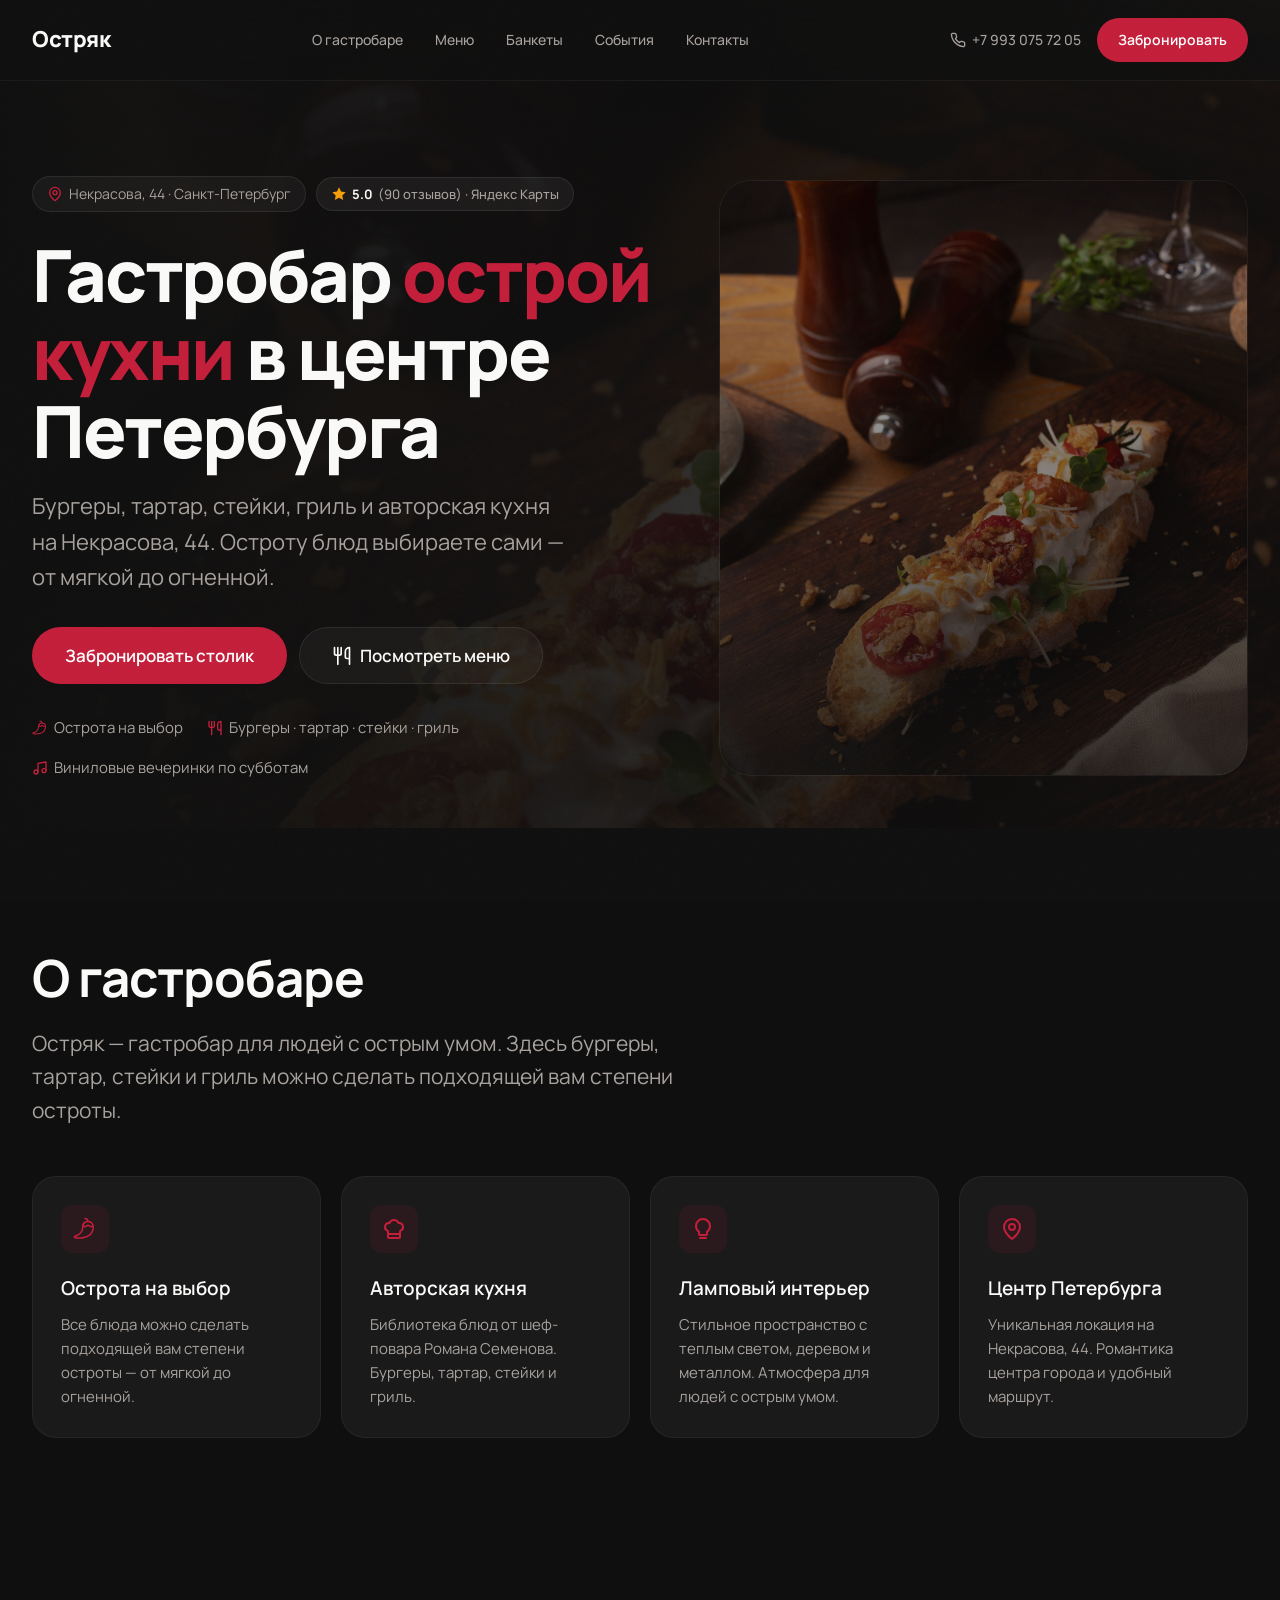
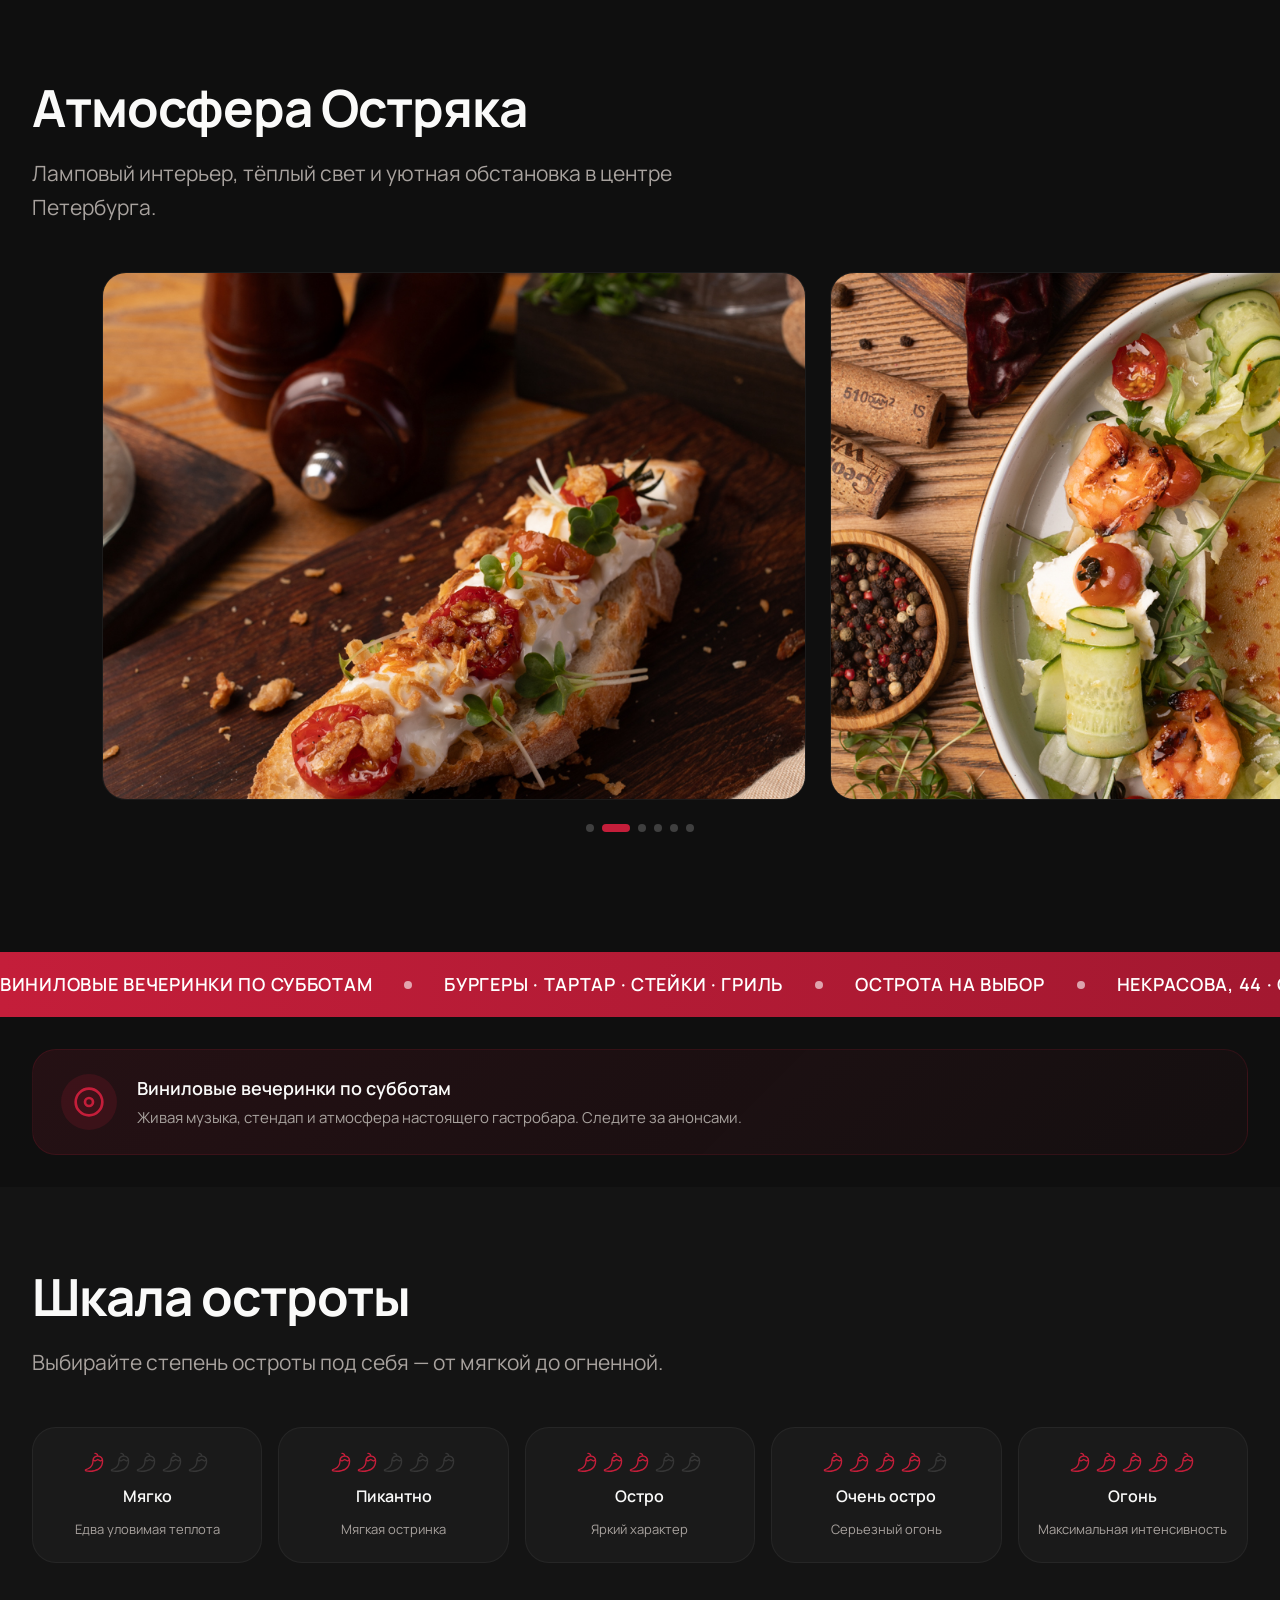
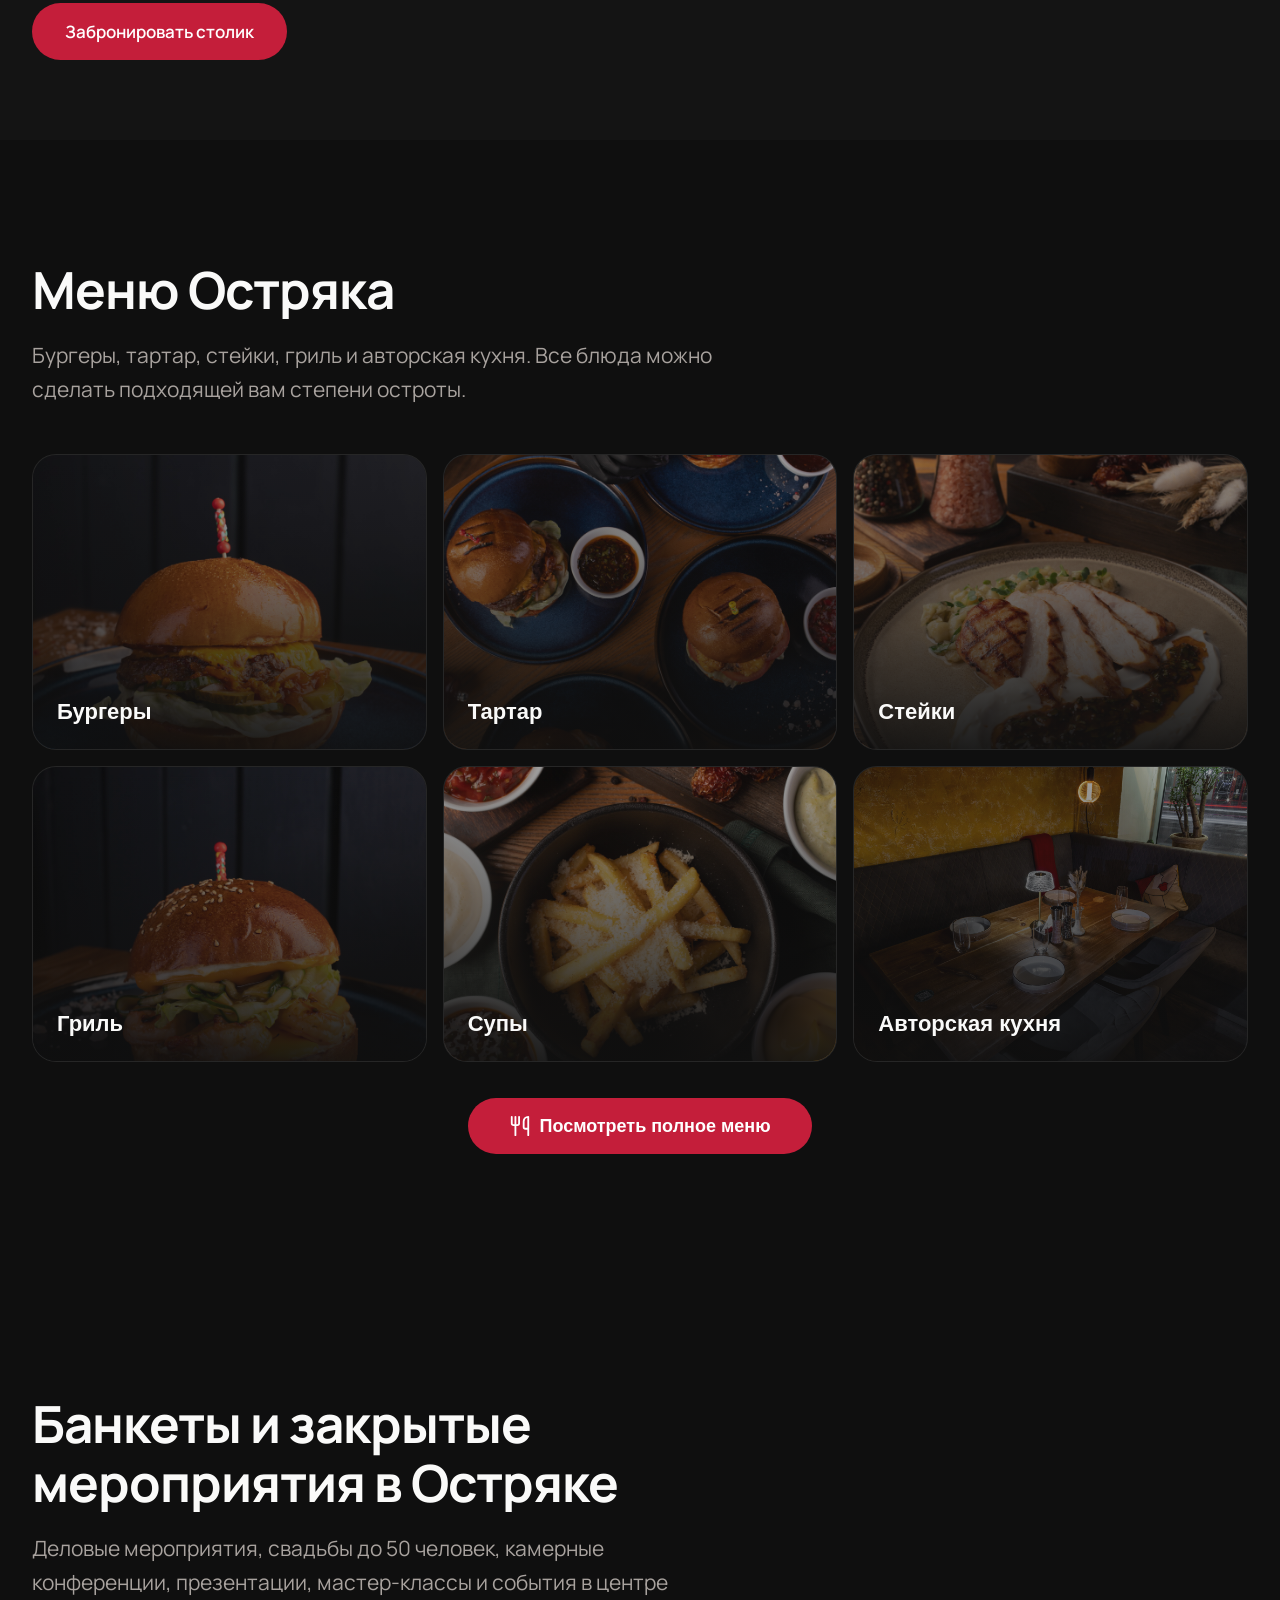
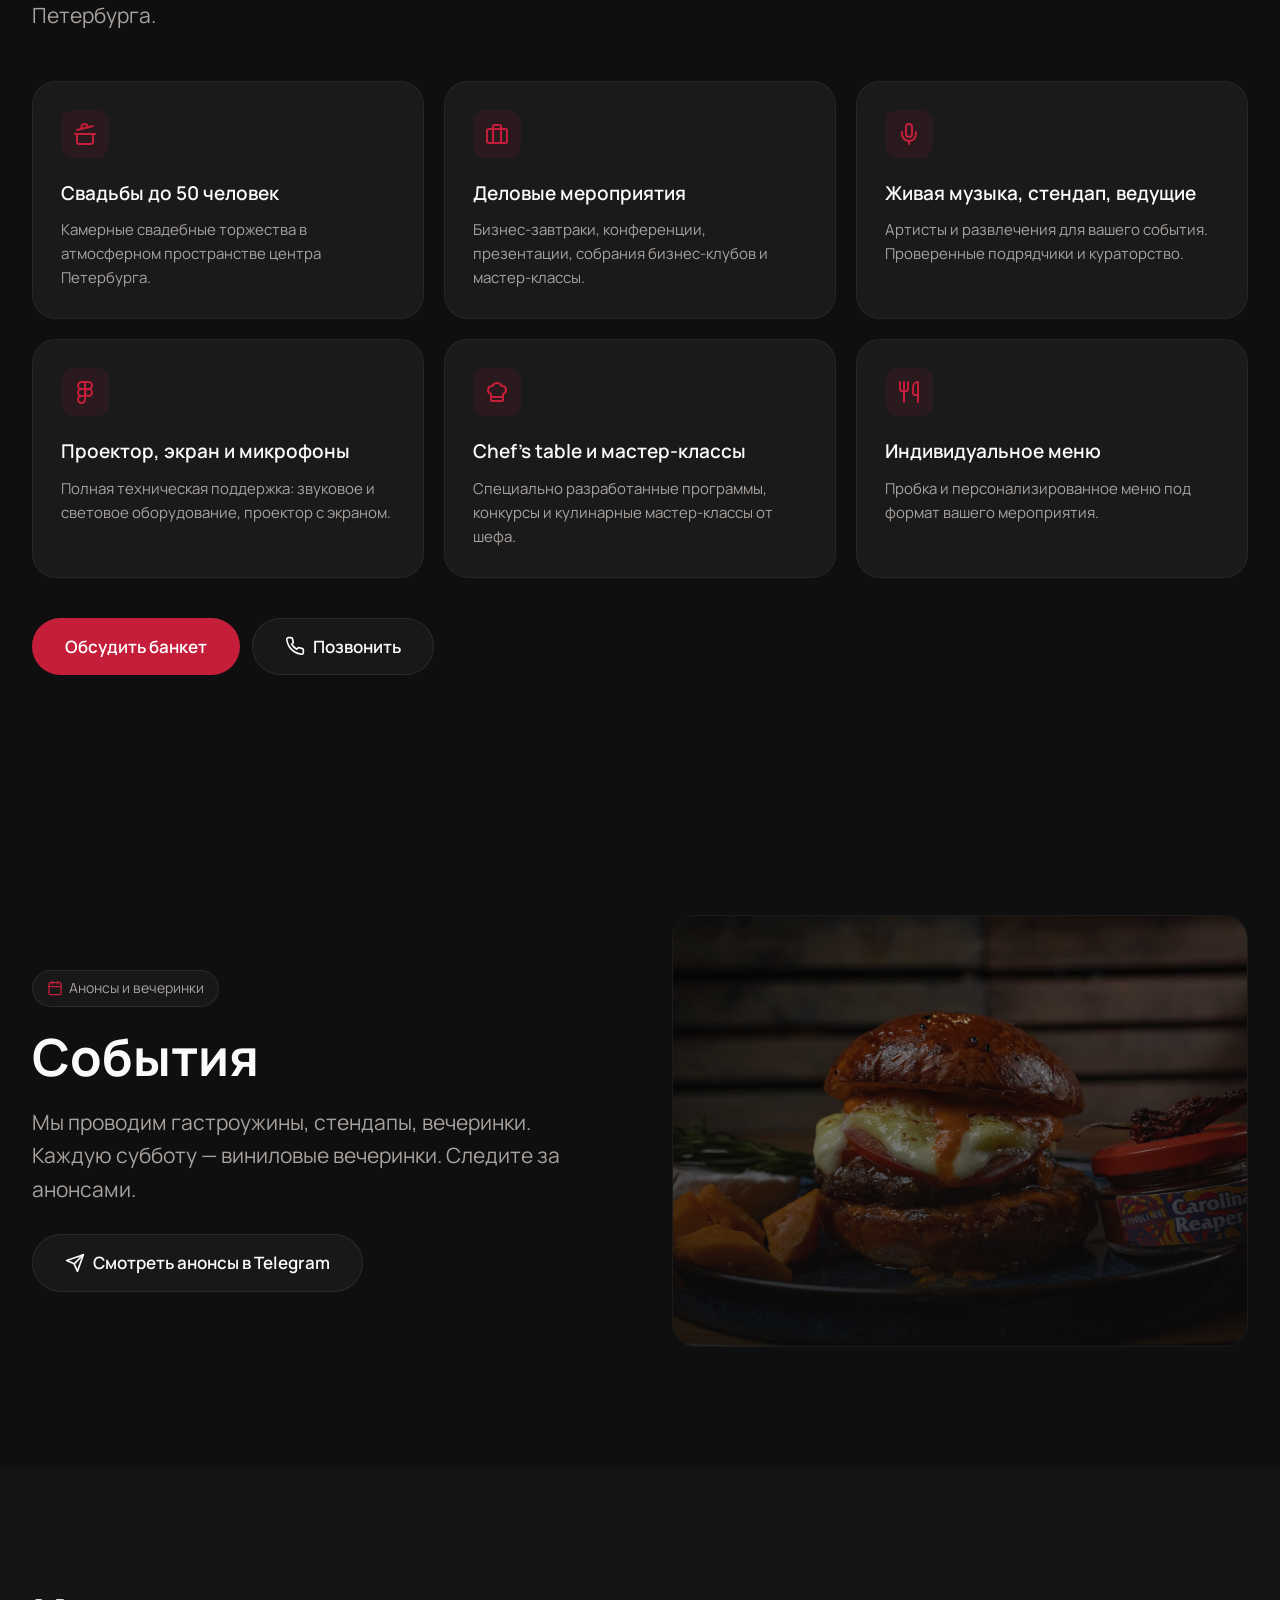
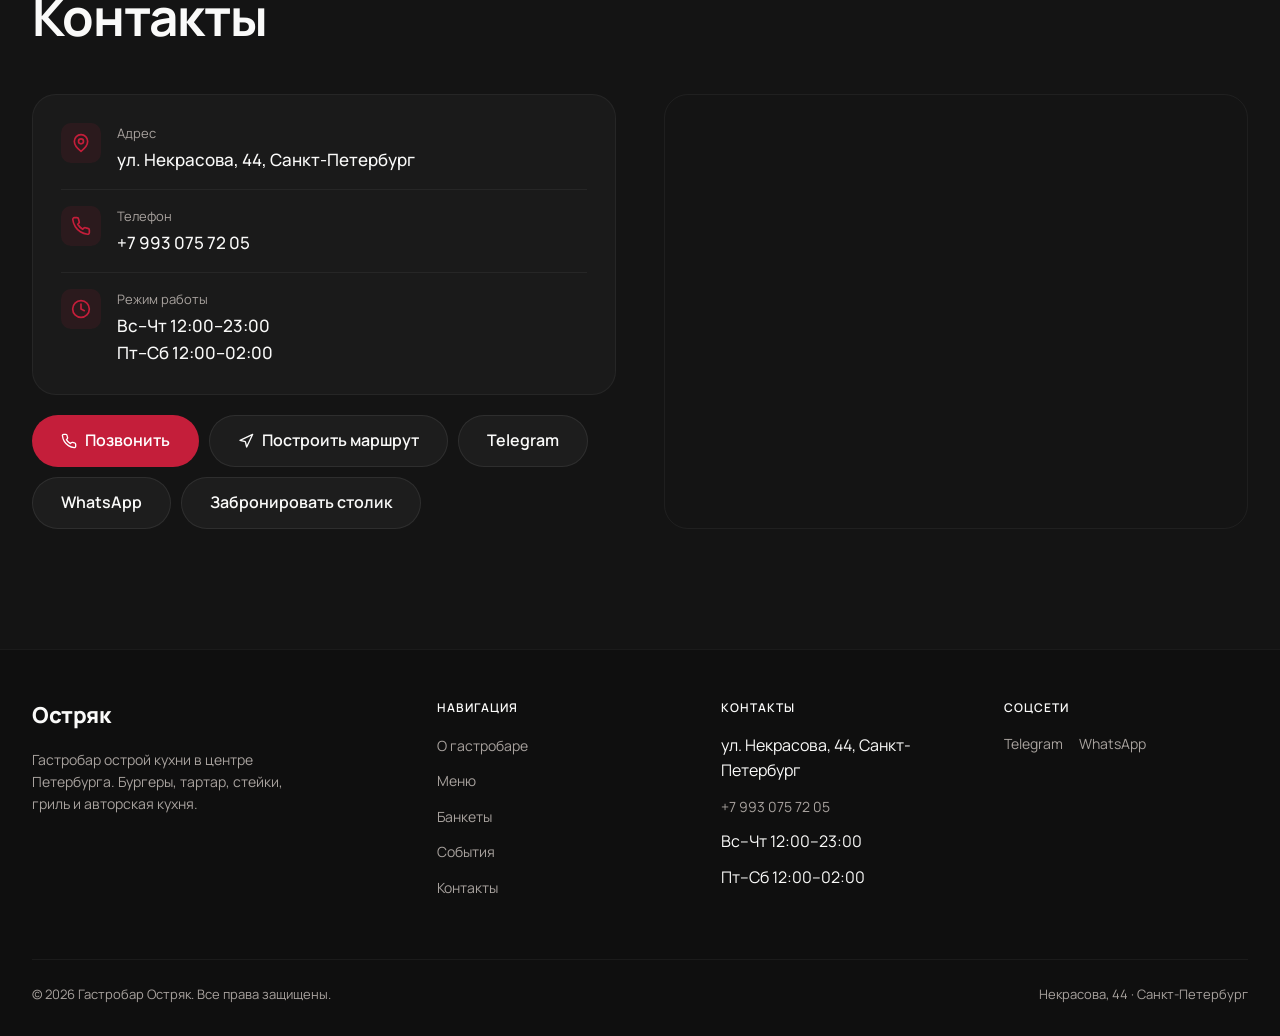
<file: index.html>
<!DOCTYPE html>
<html lang="ru">
<head>
  <meta charset="UTF-8">
  <meta name="viewport" content="width=device-width, initial-scale=1.0">
  <title>Гастробар Остряк — острая кухня, гриль и банкеты в Санкт-Петербурге</title>
  <meta name="description" content="Гастробар Остряк на Некрасова, 44: бургеры, тартар, стейки, гриль, авторская кухня, острота блюд на выбор, банкеты и события в центре Петербурга.">
  <meta property="og:title" content="Гастробар Остряк — острая кухня, гриль и банкеты в Санкт-Петербурге">
  <meta property="og:description" content="Гастробар Остряк на Некрасова, 44: бургеры, тартар, стейки, гриль, авторская кухня, острота блюд на выбор, банкеты и события в центре Петербурга.">
  <meta property="og:type" content="website">
  <meta property="og:image" content="images/hero-food.jpg">
  <link rel="preconnect" href="https://fonts.googleapis.com">
  <link rel="preconnect" href="https://fonts.gstatic.com" crossorigin>
  <link href="https://fonts.googleapis.com/css2?family=Manrope:wght@400;500;600;700;800&display=swap" rel="stylesheet">
  <link rel="stylesheet" href="style.css">
</head>
<body>
  <div class="grain" aria-hidden="true"></div>

  <!-- Header -->
  <header class="header" id="header">
    <div class="container header-inner">
      <a href="#" class="logo">Остряк</a>
      <nav class="nav-desktop">
        <a href="#about">О гастробаре</a>
        <a href="#menu">Меню</a>
        <a href="#banquets">Банкеты</a>
        <a href="#events">События</a>
        <a href="#contacts">Контакты</a>
      </nav>
      <div class="header-actions">
        <a href="tel:+79930757205" class="header-phone" aria-label="Позвонить">
          <svg xmlns="http://www.w3.org/2000/svg" width="16" height="16" viewBox="0 0 24 24" fill="none" stroke="currentColor" stroke-width="2" stroke-linecap="round" stroke-linejoin="round"><path d="M22 16.92v3a2 2 0 0 1-2.18 2 19.79 19.79 0 0 1-8.63-3.07 19.5 19.5 0 0 1-6-6 19.79 19.79 0 0 1-3.07-8.67A2 2 0 0 1 4.11 2h3a2 2 0 0 1 2 1.72 12.84 12.84 0 0 0 .7 2.81 2 2 0 0 1-.45 2.11L8.09 9.91a16 16 0 0 0 6 6l1.27-1.27a2 2 0 0 1 2.11-.45 12.84 12.84 0 0 0 2.81.7A2 2 0 0 1 22 16.92z"/></svg>
          <span>+7 993 075 72 05</span>
        </a>
        <a href="#" class="btn btn-primary btn-sm">Забронировать</a>
      </div>
      <button class="menu-toggle" id="menuToggle" aria-label="Открыть меню">
        <svg class="icon-menu" xmlns="http://www.w3.org/2000/svg" width="24" height="24" viewBox="0 0 24 24" fill="none" stroke="currentColor" stroke-width="2" stroke-linecap="round" stroke-linejoin="round"><line x1="4" y1="6" x2="20" y2="6"/><line x1="4" y1="12" x2="20" y2="12"/><line x1="4" y1="18" x2="20" y2="18"/></svg>
        <svg class="icon-close" xmlns="http://www.w3.org/2000/svg" width="24" height="24" viewBox="0 0 24 24" fill="none" stroke="currentColor" stroke-width="2" stroke-linecap="round" stroke-linejoin="round"><line x1="18" y1="6" x2="6" y2="18"/><line x1="6" y1="6" x2="18" y2="18"/></svg>
      </button>
    </div>
    <div class="nav-mobile" id="navMobile">
      <a href="#about">О гастробаре</a>
      <a href="#menu">Меню</a>
      <a href="#banquets">Банкеты</a>
      <a href="#events">События</a>
      <a href="#contacts">Контакты</a>
      <a href="tel:+79930757205" class="mobile-phone">
        <svg xmlns="http://www.w3.org/2000/svg" width="16" height="16" viewBox="0 0 24 24" fill="none" stroke="currentColor" stroke-width="2" stroke-linecap="round" stroke-linejoin="round"><path d="M22 16.92v3a2 2 0 0 1-2.18 2 19.79 19.79 0 0 1-8.63-3.07 19.5 19.5 0 0 1-6-6 19.79 19.79 0 0 1-3.07-8.67A2 2 0 0 1 4.11 2h3a2 2 0 0 1 2 1.72 12.84 12.84 0 0 0 .7 2.81 2 2 0 0 1-.45 2.11L8.09 9.91a16 16 0 0 0 6 6l1.27-1.27a2 2 0 0 1 2.11-.45 12.84 12.84 0 0 0 2.81.7A2 2 0 0 1 22 16.92z"/></svg>
        +7 993 075 72 05
      </a>
      <a href="https://max.ru/u/f9LHodD0cOLU4dVTt4Q0C8K0B67Or0uRrFbYBVBfjZkLEbXFREjeAXkK4Pg" target="_blank" rel="noopener noreferrer" class="btn btn-primary">Забронировать столик</a>
    </div>
  </header>

  <main class="main">
    <!-- Hero -->
    <section class="hero">
      <div class="hero-bg">
        <img src="images/hero-food.jpg" alt="Атмосферное фото блюда из меню гастробара Остряк" loading="eager">
        <div class="hero-overlay"></div>
      </div>
      <div class="container hero-content">
        <div class="hero-grid">
          <div class="hero-text">
            <div class="hero-meta">
              <div class="badge">
                <svg xmlns="http://www.w3.org/2000/svg" width="16" height="16" viewBox="0 0 24 24" fill="none" stroke="currentColor" stroke-width="2" stroke-linecap="round" stroke-linejoin="round"><path d="M20 10c0 6-8 12-8 12s-8-6-8-12a8 8 0 0 1 16 0Z"/><circle cx="12" cy="10" r="3"/></svg>
                Некрасова, 44 · Санкт-Петербург
              </div>
              <span class="rating-badge">
                <svg xmlns="http://www.w3.org/2000/svg" width="16" height="16" viewBox="0 0 24 24" fill="currentColor"><path d="M12 2l3.09 6.26L22 9.27l-5 4.87 1.18 6.88L12 17.77l-6.18 3.25L7 14.14 2 9.27l6.91-1.01L12 2z"/></svg>
                <strong>5.0</strong> (90 отзывов) · Яндекс Карты
              </span>
            </div>
            <h1>Гастробар <span class="text-accent">острой кухни</span> в центре Петербурга</h1>
            <p class="hero-subtitle">Бургеры, тартар, стейки, гриль и авторская кухня на Некрасова, 44. Остроту блюд выбираете сами — от мягкой до огненной.</p>
            <div class="hero-actions">
              <a href="https://max.ru/u/f9LHodD0cOLU4dVTt4Q0C8K0B67Or0uRrFbYBVBfjZkLEbXFREjeAXkK4Pg" target="_blank" rel="noopener noreferrer" class="btn btn-primary btn-lg">Забронировать столик</a>
              <a href="#menu" class="btn btn-outline btn-lg">
                <svg xmlns="http://www.w3.org/2000/svg" width="20" height="20" viewBox="0 0 24 24" fill="none" stroke="currentColor" stroke-width="2" stroke-linecap="round" stroke-linejoin="round"><path d="M3 2v7c0 1.1.9 2 2 2h4a2 2 0 0 0 2-2V2"/><path d="M7 2v20"/><path d="M21 15V2v0a5 5 0 0 0-5 5v6c0 1.1.9 2 2 2h3Zm0 0v7"/></svg>
                Посмотреть меню
              </a>
            </div>
            <div class="hero-facts">
              <span><svg xmlns="http://www.w3.org/2000/svg" width="16" height="16" viewBox="0 0 256 256" fill="currentColor"><path d="M167.27,40.42A40.06,40.06,0,0,0,128,8a8,8,0,0,0,0,16,24,24,0,0,1,22.85,16.66A64.08,64.08,0,0,0,96,104c0,46.75-25.75,78-76.53,93a16,16,0,0,0,1.77,31.13A264.8,264.8,0,0,0,66.75,232c40.78,0,86.16-9.15,117.53-35.46C210.64,174.44,224,143.3,224,104h0A64.07,64.07,0,0,0,167.27,40.42ZM160,56a48.07,48.07,0,0,1,45.37,32.37L192,95,163.58,80.83a8,8,0,0,0-7.16,0L128,95l-13.37-6.68A48.08,48.08,0,0,1,160,56Zm14,128.3c-18,15.07-43.6,25.26-74.12,29.47A254.08,254.08,0,0,1,24,212.37h0v0c57.23-16.87,87.63-54,88-107.42l12.44,6.22a8,8,0,0,0,7.16,0L160,96.93l28.42,14.21a8,8,0,0,0,7.16,0l12.41-6.2C207.78,138.84,196.35,165.54,174,184.29Z"/></svg> Острота на выбор</span>
              <span><svg xmlns="http://www.w3.org/2000/svg" width="16" height="16" viewBox="0 0 24 24" fill="none" stroke="currentColor" stroke-width="2" stroke-linecap="round" stroke-linejoin="round"><path d="M3 2v7c0 1.1.9 2 2 2h4a2 2 0 0 0 2-2V2"/><path d="M7 2v20"/><path d="M21 15V2v0a5 5 0 0 0-5 5v6c0 1.1.9 2 2 2h3Zm0 0v7"/></svg> Бургеры · тартар · стейки · гриль</span>
              <span><svg xmlns="http://www.w3.org/2000/svg" width="16" height="16" viewBox="0 0 24 24" fill="none" stroke="currentColor" stroke-width="2" stroke-linecap="round" stroke-linejoin="round"><path d="M9 18V5l12-2v13"/><circle cx="6" cy="18" r="3"/><circle cx="18" cy="16" r="3"/></svg> Виниловые вечеринки по субботам</span>
            </div>
          </div>
          <div class="hero-visual">
            <div class="hero-image-card">
              <img src="images/hero-food.jpg" alt="Атмосферное фото блюда из меню гастробара Остряк" loading="eager">
              <div class="hero-image-gradient"></div>
            </div>
          </div>
        </div>
      </div>
    </section>

    <!-- About -->
    <section id="about" class="section about-section">
      <div class="container">
        <div class="section-header reveal">
          <h2>О гастробаре</h2>
          <p>Остряк — гастробар для людей с острым умом. Здесь бургеры, тартар, стейки и гриль можно сделать подходящей вам степени остроты.</p>
        </div>
        <div class="cards-grid cols-4">
          <div class="card reveal">
            <div class="card-icon"><svg xmlns="http://www.w3.org/2000/svg" width="24" height="24" viewBox="0 0 256 256" fill="currentColor"><path d="M167.27,40.42A40.06,40.06,0,0,0,128,8a8,8,0,0,0,0,16,24,24,0,0,1,22.85,16.66A64.08,64.08,0,0,0,96,104c0,46.75-25.75,78-76.53,93a16,16,0,0,0,1.77,31.13A264.8,264.8,0,0,0,66.75,232c40.78,0,86.16-9.15,117.53-35.46C210.64,174.44,224,143.3,224,104h0A64.07,64.07,0,0,0,167.27,40.42ZM160,56a48.07,48.07,0,0,1,45.37,32.37L192,95,163.58,80.83a8,8,0,0,0-7.16,0L128,95l-13.37-6.68A48.08,48.08,0,0,1,160,56Zm14,128.3c-18,15.07-43.6,25.26-74.12,29.47A254.08,254.08,0,0,1,24,212.37h0v0c57.23-16.87,87.63-54,88-107.42l12.44,6.22a8,8,0,0,0,7.16,0L160,96.93l28.42,14.21a8,8,0,0,0,7.16,0l12.41-6.2C207.78,138.84,196.35,165.54,174,184.29Z"/></svg></div>
            <h3>Острота на выбор</h3>
            <p>Все блюда можно сделать подходящей вам степени остроты — от мягкой до огненной.</p>
          </div>
          <div class="card reveal">
            <div class="card-icon"><svg xmlns="http://www.w3.org/2000/svg" width="24" height="24" viewBox="0 0 24 24" fill="none" stroke="currentColor" stroke-width="2" stroke-linecap="round" stroke-linejoin="round"><path d="M17 21a1 1 0 0 0 1-1v-5.35c0-.457.316-.844.727-1.041a4 4 0 0 0-2.134-7.589 5 5 0 0 0-9.186 0 4 4 0 0 0-2.134 7.588c.411.198.727.585.727 1.041V20a1 1 0 0 0 1 1Z"/><path d="M6 17h12"/></svg></div>
            <h3>Авторская кухня</h3>
            <p>Библиотека блюд от шеф-повара Романа Семенова. Бургеры, тартар, стейки и гриль.</p>
          </div>
          <div class="card reveal">
            <div class="card-icon"><svg xmlns="http://www.w3.org/2000/svg" width="24" height="24" viewBox="0 0 24 24" fill="none" stroke="currentColor" stroke-width="2" stroke-linecap="round" stroke-linejoin="round"><path d="M12 2a7 7 0 0 1 7 7c0 2.38-1.19 4.47-3 5.74V17a1 1 0 0 1-1 1H9a1 1 0 0 1-1-1v-2.26C6.19 13.47 5 11.38 5 9a7 7 0 0 1 7-7z"/><path d="M9 21h6"/></svg></div>
            <h3>Ламповый интерьер</h3>
            <p>Стильное пространство с теплым светом, деревом и металлом. Атмосфера для людей с острым умом.</p>
          </div>
          <div class="card reveal">
            <div class="card-icon"><svg xmlns="http://www.w3.org/2000/svg" width="24" height="24" viewBox="0 0 24 24" fill="none" stroke="currentColor" stroke-width="2" stroke-linecap="round" stroke-linejoin="round"><path d="M20 10c0 6-8 12-8 12s-8-6-8-12a8 8 0 0 1 16 0Z"/><circle cx="12" cy="10" r="3"/></svg></div>
            <h3>Центр Петербурга</h3>
            <p>Уникальная локация на Некрасова, 44. Романтика центра города и удобный маршрут.</p>
          </div>
        </div>
      </div>
    </section>

    <!-- Interior Gallery -->
    <section id="interior" class="section interior-section">
      <div class="container">
        <div class="section-header reveal">
          <h2>Атмосфера Остряка</h2>
          <p>Ламповый интерьер, тёплый свет и уютная обстановка в центре Петербурга.</p>
        </div>
      </div>
      <div class="gallery-carousel">
        <button type="button" class="carousel-btn carousel-prev" aria-label="Предыдущее фото">
          <svg xmlns="http://www.w3.org/2000/svg" width="24" height="24" viewBox="0 0 24 24" fill="none" stroke="currentColor" stroke-width="2" stroke-linecap="round" stroke-linejoin="round"><path d="m15 18-6-6 6-6"/></svg>
        </button>
        <div class="carousel-track">
          <div class="carousel-slide reveal">
            <img src="images/interior-1.jpg" alt="Интерьер гастробара Остряк" loading="lazy">
          </div>
          <div class="carousel-slide reveal">
            <img src="images/interior-3.jpg" alt="Атмосфера гастробара Остряк" loading="lazy">
          </div>
          <div class="carousel-slide reveal">
            <img src="images/interior-6.jpg" alt="Интерьер Остряк" loading="lazy">
          </div>
          <div class="carousel-slide reveal">
            <img src="images/interior-8.jpg" alt="Интерьер гастробара" loading="lazy">
          </div>
          <div class="carousel-slide reveal">
            <img src="images/interior-14.jpg" alt="Виниловая вечеринка в Остряке" loading="lazy">
          </div>
          <div class="carousel-slide reveal">
            <img src="images/interior-16.jpg" alt="Атмосфера Остряк" loading="lazy">
          </div>
        </div>
        <button type="button" class="carousel-btn carousel-next" aria-label="Следующее фото">
          <svg xmlns="http://www.w3.org/2000/svg" width="24" height="24" viewBox="0 0 24 24" fill="none" stroke="currentColor" stroke-width="2" stroke-linecap="round" stroke-linejoin="round"><path d="m9 18 6-6-6-6"/></svg>
        </button>
        <div class="carousel-dots"></div>
      </div>
    </section>

    <!-- Marquee -->
    <div class="marquee" id="marquee">
      <div class="marquee-track">
        <div class="marquee-group">
          <span>Виниловые вечеринки по субботам</span>
          <span class="marquee-dot"></span>
          <span>Бургеры · тартар · стейки · гриль</span>
          <span class="marquee-dot"></span>
          <span>Острота на выбор</span>
          <span class="marquee-dot"></span>
          <span>Некрасова, 44 · Санкт-Петербург</span>
          <span class="marquee-dot"></span>
        </div>
        <div class="marquee-group" aria-hidden="true">
          <span>Виниловые вечеринки по субботам</span>
          <span class="marquee-dot"></span>
          <span>Бургеры · тартар · стейки · гриль</span>
          <span class="marquee-dot"></span>
          <span>Острота на выбор</span>
          <span class="marquee-dot"></span>
          <span>Некрасова, 44 · Санкт-Петербург</span>
          <span class="marquee-dot"></span>
        </div>
        <div class="marquee-group" aria-hidden="true">
          <span>Виниловые вечеринки по субботам</span>
          <span class="marquee-dot"></span>
          <span>Бургеры · тартар · стейки · гриль</span>
          <span class="marquee-dot"></span>
          <span>Острота на выбор</span>
          <span class="marquee-dot"></span>
          <span>Некрасова, 44 · Санкт-Петербург</span>
          <span class="marquee-dot"></span>
        </div>
        <div class="marquee-group" aria-hidden="true">
          <span>Виниловые вечеринки по субботам</span>
          <span class="marquee-dot"></span>
          <span>Бургеры · тартар · стейки · гриль</span>
          <span class="marquee-dot"></span>
          <span>Острота на выбор</span>
          <span class="marquee-dot"></span>
          <span>Некрасова, 44 · Санкт-Петербург</span>
          <span class="marquee-dot"></span>
        </div>
      </div>
    </div>

    <!-- Vinyl Saturdays -->
    <section class="section vinyl-section">
      <div class="container">
        <div class="vinyl-banner reveal">
          <div class="vinyl-icon">
            <svg xmlns="http://www.w3.org/2000/svg" width="32" height="32" viewBox="0 0 24 24" fill="none" stroke="currentColor" stroke-width="2" stroke-linecap="round" stroke-linejoin="round"><circle cx="12" cy="12" r="10"/><circle cx="12" cy="12" r="3"/></svg>
          </div>
          <div class="vinyl-text">
            <h3>Виниловые вечеринки по субботам</h3>
            <p>Живая музыка, стендап и атмосфера настоящего гастробара. Следите за анонсами.</p>
          </div>
        </div>
      </div>
    </section>

    <!-- Spice Scale -->
    <section class="section spice-section">
      <div class="container">
        <div class="section-header reveal">
          <h2>Шкала остроты</h2>
          <p>Выбирайте степень остроты под себя — от мягкой до огненной.</p>
        </div>
        <div class="spice-grid">
          <div class="spice-card reveal">
            <div class="spice-flames">
              <svg class="flame active" viewBox="0 0 256 256" fill="currentColor"><path d="M167.27,40.42A40.06,40.06,0,0,0,128,8a8,8,0,0,0,0,16,24,24,0,0,1,22.85,16.66A64.08,64.08,0,0,0,96,104c0,46.75-25.75,78-76.53,93a16,16,0,0,0,1.77,31.13A264.8,264.8,0,0,0,66.75,232c40.78,0,86.16-9.15,117.53-35.46C210.64,174.44,224,143.3,224,104h0A64.07,64.07,0,0,0,167.27,40.42ZM160,56a48.07,48.07,0,0,1,45.37,32.37L192,95,163.58,80.83a8,8,0,0,0-7.16,0L128,95l-13.37-6.68A48.08,48.08,0,0,1,160,56Zm14,128.3c-18,15.07-43.6,25.26-74.12,29.47A254.08,254.08,0,0,1,24,212.37h0v0c57.23-16.87,87.63-54,88-107.42l12.44,6.22a8,8,0,0,0,7.16,0L160,96.93l28.42,14.21a8,8,0,0,0,7.16,0l12.41-6.2C207.78,138.84,196.35,165.54,174,184.29Z"/></svg>
              <svg class="flame" viewBox="0 0 256 256" fill="currentColor"><path d="M167.27,40.42A40.06,40.06,0,0,0,128,8a8,8,0,0,0,0,16,24,24,0,0,1,22.85,16.66A64.08,64.08,0,0,0,96,104c0,46.75-25.75,78-76.53,93a16,16,0,0,0,1.77,31.13A264.8,264.8,0,0,0,66.75,232c40.78,0,86.16-9.15,117.53-35.46C210.64,174.44,224,143.3,224,104h0A64.07,64.07,0,0,0,167.27,40.42ZM160,56a48.07,48.07,0,0,1,45.37,32.37L192,95,163.58,80.83a8,8,0,0,0-7.16,0L128,95l-13.37-6.68A48.08,48.08,0,0,1,160,56Zm14,128.3c-18,15.07-43.6,25.26-74.12,29.47A254.08,254.08,0,0,1,24,212.37h0v0c57.23-16.87,87.63-54,88-107.42l12.44,6.22a8,8,0,0,0,7.16,0L160,96.93l28.42,14.21a8,8,0,0,0,7.16,0l12.41-6.2C207.78,138.84,196.35,165.54,174,184.29Z"/></svg>
              <svg class="flame" viewBox="0 0 256 256" fill="currentColor"><path d="M167.27,40.42A40.06,40.06,0,0,0,128,8a8,8,0,0,0,0,16,24,24,0,0,1,22.85,16.66A64.08,64.08,0,0,0,96,104c0,46.75-25.75,78-76.53,93a16,16,0,0,0,1.77,31.13A264.8,264.8,0,0,0,66.75,232c40.78,0,86.16-9.15,117.53-35.46C210.64,174.44,224,143.3,224,104h0A64.07,64.07,0,0,0,167.27,40.42ZM160,56a48.07,48.07,0,0,1,45.37,32.37L192,95,163.58,80.83a8,8,0,0,0-7.16,0L128,95l-13.37-6.68A48.08,48.08,0,0,1,160,56Zm14,128.3c-18,15.07-43.6,25.26-74.12,29.47A254.08,254.08,0,0,1,24,212.37h0v0c57.23-16.87,87.63-54,88-107.42l12.44,6.22a8,8,0,0,0,7.16,0L160,96.93l28.42,14.21a8,8,0,0,0,7.16,0l12.41-6.2C207.78,138.84,196.35,165.54,174,184.29Z"/></svg>
              <svg class="flame" viewBox="0 0 256 256" fill="currentColor"><path d="M167.27,40.42A40.06,40.06,0,0,0,128,8a8,8,0,0,0,0,16,24,24,0,0,1,22.85,16.66A64.08,64.08,0,0,0,96,104c0,46.75-25.75,78-76.53,93a16,16,0,0,0,1.77,31.13A264.8,264.8,0,0,0,66.75,232c40.78,0,86.16-9.15,117.53-35.46C210.64,174.44,224,143.3,224,104h0A64.07,64.07,0,0,0,167.27,40.42ZM160,56a48.07,48.07,0,0,1,45.37,32.37L192,95,163.58,80.83a8,8,0,0,0-7.16,0L128,95l-13.37-6.68A48.08,48.08,0,0,1,160,56Zm14,128.3c-18,15.07-43.6,25.26-74.12,29.47A254.08,254.08,0,0,1,24,212.37h0v0c57.23-16.87,87.63-54,88-107.42l12.44,6.22a8,8,0,0,0,7.16,0L160,96.93l28.42,14.21a8,8,0,0,0,7.16,0l12.41-6.2C207.78,138.84,196.35,165.54,174,184.29Z"/></svg>
              <svg class="flame" viewBox="0 0 256 256" fill="currentColor"><path d="M167.27,40.42A40.06,40.06,0,0,0,128,8a8,8,0,0,0,0,16,24,24,0,0,1,22.85,16.66A64.08,64.08,0,0,0,96,104c0,46.75-25.75,78-76.53,93a16,16,0,0,0,1.77,31.13A264.8,264.8,0,0,0,66.75,232c40.78,0,86.16-9.15,117.53-35.46C210.64,174.44,224,143.3,224,104h0A64.07,64.07,0,0,0,167.27,40.42ZM160,56a48.07,48.07,0,0,1,45.37,32.37L192,95,163.58,80.83a8,8,0,0,0-7.16,0L128,95l-13.37-6.68A48.08,48.08,0,0,1,160,56Zm14,128.3c-18,15.07-43.6,25.26-74.12,29.47A254.08,254.08,0,0,1,24,212.37h0v0c57.23-16.87,87.63-54,88-107.42l12.44,6.22a8,8,0,0,0,7.16,0L160,96.93l28.42,14.21a8,8,0,0,0,7.16,0l12.41-6.2C207.78,138.84,196.35,165.54,174,184.29Z"/></svg>
            </div>
            <span class="spice-name">Мягко</span>
            <span class="spice-note">Едва уловимая теплота</span>
          </div>
          <div class="spice-card reveal">
            <div class="spice-flames">
              <svg class="flame active" viewBox="0 0 256 256" fill="currentColor"><path d="M167.27,40.42A40.06,40.06,0,0,0,128,8a8,8,0,0,0,0,16,24,24,0,0,1,22.85,16.66A64.08,64.08,0,0,0,96,104c0,46.75-25.75,78-76.53,93a16,16,0,0,0,1.77,31.13A264.8,264.8,0,0,0,66.75,232c40.78,0,86.16-9.15,117.53-35.46C210.64,174.44,224,143.3,224,104h0A64.07,64.07,0,0,0,167.27,40.42ZM160,56a48.07,48.07,0,0,1,45.37,32.37L192,95,163.58,80.83a8,8,0,0,0-7.16,0L128,95l-13.37-6.68A48.08,48.08,0,0,1,160,56Zm14,128.3c-18,15.07-43.6,25.26-74.12,29.47A254.08,254.08,0,0,1,24,212.37h0v0c57.23-16.87,87.63-54,88-107.42l12.44,6.22a8,8,0,0,0,7.16,0L160,96.93l28.42,14.21a8,8,0,0,0,7.16,0l12.41-6.2C207.78,138.84,196.35,165.54,174,184.29Z"/></svg>
              <svg class="flame active" viewBox="0 0 256 256" fill="currentColor"><path d="M167.27,40.42A40.06,40.06,0,0,0,128,8a8,8,0,0,0,0,16,24,24,0,0,1,22.85,16.66A64.08,64.08,0,0,0,96,104c0,46.75-25.75,78-76.53,93a16,16,0,0,0,1.77,31.13A264.8,264.8,0,0,0,66.75,232c40.78,0,86.16-9.15,117.53-35.46C210.64,174.44,224,143.3,224,104h0A64.07,64.07,0,0,0,167.27,40.42ZM160,56a48.07,48.07,0,0,1,45.37,32.37L192,95,163.58,80.83a8,8,0,0,0-7.16,0L128,95l-13.37-6.68A48.08,48.08,0,0,1,160,56Zm14,128.3c-18,15.07-43.6,25.26-74.12,29.47A254.08,254.08,0,0,1,24,212.37h0v0c57.23-16.87,87.63-54,88-107.42l12.44,6.22a8,8,0,0,0,7.16,0L160,96.93l28.42,14.21a8,8,0,0,0,7.16,0l12.41-6.2C207.78,138.84,196.35,165.54,174,184.29Z"/></svg>
              <svg class="flame" viewBox="0 0 256 256" fill="currentColor"><path d="M167.27,40.42A40.06,40.06,0,0,0,128,8a8,8,0,0,0,0,16,24,24,0,0,1,22.85,16.66A64.08,64.08,0,0,0,96,104c0,46.75-25.75,78-76.53,93a16,16,0,0,0,1.77,31.13A264.8,264.8,0,0,0,66.75,232c40.78,0,86.16-9.15,117.53-35.46C210.64,174.44,224,143.3,224,104h0A64.07,64.07,0,0,0,167.27,40.42ZM160,56a48.07,48.07,0,0,1,45.37,32.37L192,95,163.58,80.83a8,8,0,0,0-7.16,0L128,95l-13.37-6.68A48.08,48.08,0,0,1,160,56Zm14,128.3c-18,15.07-43.6,25.26-74.12,29.47A254.08,254.08,0,0,1,24,212.37h0v0c57.23-16.87,87.63-54,88-107.42l12.44,6.22a8,8,0,0,0,7.16,0L160,96.93l28.42,14.21a8,8,0,0,0,7.16,0l12.41-6.2C207.78,138.84,196.35,165.54,174,184.29Z"/></svg>
              <svg class="flame" viewBox="0 0 256 256" fill="currentColor"><path d="M167.27,40.42A40.06,40.06,0,0,0,128,8a8,8,0,0,0,0,16,24,24,0,0,1,22.85,16.66A64.08,64.08,0,0,0,96,104c0,46.75-25.75,78-76.53,93a16,16,0,0,0,1.77,31.13A264.8,264.8,0,0,0,66.75,232c40.78,0,86.16-9.15,117.53-35.46C210.64,174.44,224,143.3,224,104h0A64.07,64.07,0,0,0,167.27,40.42ZM160,56a48.07,48.07,0,0,1,45.37,32.37L192,95,163.58,80.83a8,8,0,0,0-7.16,0L128,95l-13.37-6.68A48.08,48.08,0,0,1,160,56Zm14,128.3c-18,15.07-43.6,25.26-74.12,29.47A254.08,254.08,0,0,1,24,212.37h0v0c57.23-16.87,87.63-54,88-107.42l12.44,6.22a8,8,0,0,0,7.16,0L160,96.93l28.42,14.21a8,8,0,0,0,7.16,0l12.41-6.2C207.78,138.84,196.35,165.54,174,184.29Z"/></svg>
              <svg class="flame" viewBox="0 0 256 256" fill="currentColor"><path d="M167.27,40.42A40.06,40.06,0,0,0,128,8a8,8,0,0,0,0,16,24,24,0,0,1,22.85,16.66A64.08,64.08,0,0,0,96,104c0,46.75-25.75,78-76.53,93a16,16,0,0,0,1.77,31.13A264.8,264.8,0,0,0,66.75,232c40.78,0,86.16-9.15,117.53-35.46C210.64,174.44,224,143.3,224,104h0A64.07,64.07,0,0,0,167.27,40.42ZM160,56a48.07,48.07,0,0,1,45.37,32.37L192,95,163.58,80.83a8,8,0,0,0-7.16,0L128,95l-13.37-6.68A48.08,48.08,0,0,1,160,56Zm14,128.3c-18,15.07-43.6,25.26-74.12,29.47A254.08,254.08,0,0,1,24,212.37h0v0c57.23-16.87,87.63-54,88-107.42l12.44,6.22a8,8,0,0,0,7.16,0L160,96.93l28.42,14.21a8,8,0,0,0,7.16,0l12.41-6.2C207.78,138.84,196.35,165.54,174,184.29Z"/></svg>
            </div>
            <span class="spice-name">Пикантно</span>
            <span class="spice-note">Мягкая остринка</span>
          </div>
          <div class="spice-card reveal">
            <div class="spice-flames">
              <svg class="flame active" viewBox="0 0 256 256" fill="currentColor"><path d="M167.27,40.42A40.06,40.06,0,0,0,128,8a8,8,0,0,0,0,16,24,24,0,0,1,22.85,16.66A64.08,64.08,0,0,0,96,104c0,46.75-25.75,78-76.53,93a16,16,0,0,0,1.77,31.13A264.8,264.8,0,0,0,66.75,232c40.78,0,86.16-9.15,117.53-35.46C210.64,174.44,224,143.3,224,104h0A64.07,64.07,0,0,0,167.27,40.42ZM160,56a48.07,48.07,0,0,1,45.37,32.37L192,95,163.58,80.83a8,8,0,0,0-7.16,0L128,95l-13.37-6.68A48.08,48.08,0,0,1,160,56Zm14,128.3c-18,15.07-43.6,25.26-74.12,29.47A254.08,254.08,0,0,1,24,212.37h0v0c57.23-16.87,87.63-54,88-107.42l12.44,6.22a8,8,0,0,0,7.16,0L160,96.93l28.42,14.21a8,8,0,0,0,7.16,0l12.41-6.2C207.78,138.84,196.35,165.54,174,184.29Z"/></svg>
              <svg class="flame active" viewBox="0 0 256 256" fill="currentColor"><path d="M167.27,40.42A40.06,40.06,0,0,0,128,8a8,8,0,0,0,0,16,24,24,0,0,1,22.85,16.66A64.08,64.08,0,0,0,96,104c0,46.75-25.75,78-76.53,93a16,16,0,0,0,1.77,31.13A264.8,264.8,0,0,0,66.75,232c40.78,0,86.16-9.15,117.53-35.46C210.64,174.44,224,143.3,224,104h0A64.07,64.07,0,0,0,167.27,40.42ZM160,56a48.07,48.07,0,0,1,45.37,32.37L192,95,163.58,80.83a8,8,0,0,0-7.16,0L128,95l-13.37-6.68A48.08,48.08,0,0,1,160,56Zm14,128.3c-18,15.07-43.6,25.26-74.12,29.47A254.08,254.08,0,0,1,24,212.37h0v0c57.23-16.87,87.63-54,88-107.42l12.44,6.22a8,8,0,0,0,7.16,0L160,96.93l28.42,14.21a8,8,0,0,0,7.16,0l12.41-6.2C207.78,138.84,196.35,165.54,174,184.29Z"/></svg>
              <svg class="flame active" viewBox="0 0 256 256" fill="currentColor"><path d="M167.27,40.42A40.06,40.06,0,0,0,128,8a8,8,0,0,0,0,16,24,24,0,0,1,22.85,16.66A64.08,64.08,0,0,0,96,104c0,46.75-25.75,78-76.53,93a16,16,0,0,0,1.77,31.13A264.8,264.8,0,0,0,66.75,232c40.78,0,86.16-9.15,117.53-35.46C210.64,174.44,224,143.3,224,104h0A64.07,64.07,0,0,0,167.27,40.42ZM160,56a48.07,48.07,0,0,1,45.37,32.37L192,95,163.58,80.83a8,8,0,0,0-7.16,0L128,95l-13.37-6.68A48.08,48.08,0,0,1,160,56Zm14,128.3c-18,15.07-43.6,25.26-74.12,29.47A254.08,254.08,0,0,1,24,212.37h0v0c57.23-16.87,87.63-54,88-107.42l12.44,6.22a8,8,0,0,0,7.16,0L160,96.93l28.42,14.21a8,8,0,0,0,7.16,0l12.41-6.2C207.78,138.84,196.35,165.54,174,184.29Z"/></svg>
              <svg class="flame" viewBox="0 0 256 256" fill="currentColor"><path d="M167.27,40.42A40.06,40.06,0,0,0,128,8a8,8,0,0,0,0,16,24,24,0,0,1,22.85,16.66A64.08,64.08,0,0,0,96,104c0,46.75-25.75,78-76.53,93a16,16,0,0,0,1.77,31.13A264.8,264.8,0,0,0,66.75,232c40.78,0,86.16-9.15,117.53-35.46C210.64,174.44,224,143.3,224,104h0A64.07,64.07,0,0,0,167.27,40.42ZM160,56a48.07,48.07,0,0,1,45.37,32.37L192,95,163.58,80.83a8,8,0,0,0-7.16,0L128,95l-13.37-6.68A48.08,48.08,0,0,1,160,56Zm14,128.3c-18,15.07-43.6,25.26-74.12,29.47A254.08,254.08,0,0,1,24,212.37h0v0c57.23-16.87,87.63-54,88-107.42l12.44,6.22a8,8,0,0,0,7.16,0L160,96.93l28.42,14.21a8,8,0,0,0,7.16,0l12.41-6.2C207.78,138.84,196.35,165.54,174,184.29Z"/></svg>
              <svg class="flame" viewBox="0 0 256 256" fill="currentColor"><path d="M167.27,40.42A40.06,40.06,0,0,0,128,8a8,8,0,0,0,0,16,24,24,0,0,1,22.85,16.66A64.08,64.08,0,0,0,96,104c0,46.75-25.75,78-76.53,93a16,16,0,0,0,1.77,31.13A264.8,264.8,0,0,0,66.75,232c40.78,0,86.16-9.15,117.53-35.46C210.64,174.44,224,143.3,224,104h0A64.07,64.07,0,0,0,167.27,40.42ZM160,56a48.07,48.07,0,0,1,45.37,32.37L192,95,163.58,80.83a8,8,0,0,0-7.16,0L128,95l-13.37-6.68A48.08,48.08,0,0,1,160,56Zm14,128.3c-18,15.07-43.6,25.26-74.12,29.47A254.08,254.08,0,0,1,24,212.37h0v0c57.23-16.87,87.63-54,88-107.42l12.44,6.22a8,8,0,0,0,7.16,0L160,96.93l28.42,14.21a8,8,0,0,0,7.16,0l12.41-6.2C207.78,138.84,196.35,165.54,174,184.29Z"/></svg>
            </div>
            <span class="spice-name">Остро</span>
            <span class="spice-note">Яркий характер</span>
          </div>
          <div class="spice-card reveal">
            <div class="spice-flames">
              <svg class="flame active" viewBox="0 0 256 256" fill="currentColor"><path d="M167.27,40.42A40.06,40.06,0,0,0,128,8a8,8,0,0,0,0,16,24,24,0,0,1,22.85,16.66A64.08,64.08,0,0,0,96,104c0,46.75-25.75,78-76.53,93a16,16,0,0,0,1.77,31.13A264.8,264.8,0,0,0,66.75,232c40.78,0,86.16-9.15,117.53-35.46C210.64,174.44,224,143.3,224,104h0A64.07,64.07,0,0,0,167.27,40.42ZM160,56a48.07,48.07,0,0,1,45.37,32.37L192,95,163.58,80.83a8,8,0,0,0-7.16,0L128,95l-13.37-6.68A48.08,48.08,0,0,1,160,56Zm14,128.3c-18,15.07-43.6,25.26-74.12,29.47A254.08,254.08,0,0,1,24,212.37h0v0c57.23-16.87,87.63-54,88-107.42l12.44,6.22a8,8,0,0,0,7.16,0L160,96.93l28.42,14.21a8,8,0,0,0,7.16,0l12.41-6.2C207.78,138.84,196.35,165.54,174,184.29Z"/></svg>
              <svg class="flame active" viewBox="0 0 256 256" fill="currentColor"><path d="M167.27,40.42A40.06,40.06,0,0,0,128,8a8,8,0,0,0,0,16,24,24,0,0,1,22.85,16.66A64.08,64.08,0,0,0,96,104c0,46.75-25.75,78-76.53,93a16,16,0,0,0,1.77,31.13A264.8,264.8,0,0,0,66.75,232c40.78,0,86.16-9.15,117.53-35.46C210.64,174.44,224,143.3,224,104h0A64.07,64.07,0,0,0,167.27,40.42ZM160,56a48.07,48.07,0,0,1,45.37,32.37L192,95,163.58,80.83a8,8,0,0,0-7.16,0L128,95l-13.37-6.68A48.08,48.08,0,0,1,160,56Zm14,128.3c-18,15.07-43.6,25.26-74.12,29.47A254.08,254.08,0,0,1,24,212.37h0v0c57.23-16.87,87.63-54,88-107.42l12.44,6.22a8,8,0,0,0,7.16,0L160,96.93l28.42,14.21a8,8,0,0,0,7.16,0l12.41-6.2C207.78,138.84,196.35,165.54,174,184.29Z"/></svg>
              <svg class="flame active" viewBox="0 0 256 256" fill="currentColor"><path d="M167.27,40.42A40.06,40.06,0,0,0,128,8a8,8,0,0,0,0,16,24,24,0,0,1,22.85,16.66A64.08,64.08,0,0,0,96,104c0,46.75-25.75,78-76.53,93a16,16,0,0,0,1.77,31.13A264.8,264.8,0,0,0,66.75,232c40.78,0,86.16-9.15,117.53-35.46C210.64,174.44,224,143.3,224,104h0A64.07,64.07,0,0,0,167.27,40.42ZM160,56a48.07,48.07,0,0,1,45.37,32.37L192,95,163.58,80.83a8,8,0,0,0-7.16,0L128,95l-13.37-6.68A48.08,48.08,0,0,1,160,56Zm14,128.3c-18,15.07-43.6,25.26-74.12,29.47A254.08,254.08,0,0,1,24,212.37h0v0c57.23-16.87,87.63-54,88-107.42l12.44,6.22a8,8,0,0,0,7.16,0L160,96.93l28.42,14.21a8,8,0,0,0,7.16,0l12.41-6.2C207.78,138.84,196.35,165.54,174,184.29Z"/></svg>
              <svg class="flame active" viewBox="0 0 256 256" fill="currentColor"><path d="M167.27,40.42A40.06,40.06,0,0,0,128,8a8,8,0,0,0,0,16,24,24,0,0,1,22.85,16.66A64.08,64.08,0,0,0,96,104c0,46.75-25.75,78-76.53,93a16,16,0,0,0,1.77,31.13A264.8,264.8,0,0,0,66.75,232c40.78,0,86.16-9.15,117.53-35.46C210.64,174.44,224,143.3,224,104h0A64.07,64.07,0,0,0,167.27,40.42ZM160,56a48.07,48.07,0,0,1,45.37,32.37L192,95,163.58,80.83a8,8,0,0,0-7.16,0L128,95l-13.37-6.68A48.08,48.08,0,0,1,160,56Zm14,128.3c-18,15.07-43.6,25.26-74.12,29.47A254.08,254.08,0,0,1,24,212.37h0v0c57.23-16.87,87.63-54,88-107.42l12.44,6.22a8,8,0,0,0,7.16,0L160,96.93l28.42,14.21a8,8,0,0,0,7.16,0l12.41-6.2C207.78,138.84,196.35,165.54,174,184.29Z"/></svg>
              <svg class="flame" viewBox="0 0 256 256" fill="currentColor"><path d="M167.27,40.42A40.06,40.06,0,0,0,128,8a8,8,0,0,0,0,16,24,24,0,0,1,22.85,16.66A64.08,64.08,0,0,0,96,104c0,46.75-25.75,78-76.53,93a16,16,0,0,0,1.77,31.13A264.8,264.8,0,0,0,66.75,232c40.78,0,86.16-9.15,117.53-35.46C210.64,174.44,224,143.3,224,104h0A64.07,64.07,0,0,0,167.27,40.42ZM160,56a48.07,48.07,0,0,1,45.37,32.37L192,95,163.58,80.83a8,8,0,0,0-7.16,0L128,95l-13.37-6.68A48.08,48.08,0,0,1,160,56Zm14,128.3c-18,15.07-43.6,25.26-74.12,29.47A254.08,254.08,0,0,1,24,212.37h0v0c57.23-16.87,87.63-54,88-107.42l12.44,6.22a8,8,0,0,0,7.16,0L160,96.93l28.42,14.21a8,8,0,0,0,7.16,0l12.41-6.2C207.78,138.84,196.35,165.54,174,184.29Z"/></svg>
            </div>
            <span class="spice-name">Очень остро</span>
            <span class="spice-note">Серьезный огонь</span>
          </div>
          <div class="spice-card reveal">
            <div class="spice-flames">
              <svg class="flame active" viewBox="0 0 256 256" fill="currentColor"><path d="M167.27,40.42A40.06,40.06,0,0,0,128,8a8,8,0,0,0,0,16,24,24,0,0,1,22.85,16.66A64.08,64.08,0,0,0,96,104c0,46.75-25.75,78-76.53,93a16,16,0,0,0,1.77,31.13A264.8,264.8,0,0,0,66.75,232c40.78,0,86.16-9.15,117.53-35.46C210.64,174.44,224,143.3,224,104h0A64.07,64.07,0,0,0,167.27,40.42ZM160,56a48.07,48.07,0,0,1,45.37,32.37L192,95,163.58,80.83a8,8,0,0,0-7.16,0L128,95l-13.37-6.68A48.08,48.08,0,0,1,160,56Zm14,128.3c-18,15.07-43.6,25.26-74.12,29.47A254.08,254.08,0,0,1,24,212.37h0v0c57.23-16.87,87.63-54,88-107.42l12.44,6.22a8,8,0,0,0,7.16,0L160,96.93l28.42,14.21a8,8,0,0,0,7.16,0l12.41-6.2C207.78,138.84,196.35,165.54,174,184.29Z"/></svg>
              <svg class="flame active" viewBox="0 0 256 256" fill="currentColor"><path d="M167.27,40.42A40.06,40.06,0,0,0,128,8a8,8,0,0,0,0,16,24,24,0,0,1,22.85,16.66A64.08,64.08,0,0,0,96,104c0,46.75-25.75,78-76.53,93a16,16,0,0,0,1.77,31.13A264.8,264.8,0,0,0,66.75,232c40.78,0,86.16-9.15,117.53-35.46C210.64,174.44,224,143.3,224,104h0A64.07,64.07,0,0,0,167.27,40.42ZM160,56a48.07,48.07,0,0,1,45.37,32.37L192,95,163.58,80.83a8,8,0,0,0-7.16,0L128,95l-13.37-6.68A48.08,48.08,0,0,1,160,56Zm14,128.3c-18,15.07-43.6,25.26-74.12,29.47A254.08,254.08,0,0,1,24,212.37h0v0c57.23-16.87,87.63-54,88-107.42l12.44,6.22a8,8,0,0,0,7.16,0L160,96.93l28.42,14.21a8,8,0,0,0,7.16,0l12.41-6.2C207.78,138.84,196.35,165.54,174,184.29Z"/></svg>
              <svg class="flame active" viewBox="0 0 256 256" fill="currentColor"><path d="M167.27,40.42A40.06,40.06,0,0,0,128,8a8,8,0,0,0,0,16,24,24,0,0,1,22.85,16.66A64.08,64.08,0,0,0,96,104c0,46.75-25.75,78-76.53,93a16,16,0,0,0,1.77,31.13A264.8,264.8,0,0,0,66.75,232c40.78,0,86.16-9.15,117.53-35.46C210.64,174.44,224,143.3,224,104h0A64.07,64.07,0,0,0,167.27,40.42ZM160,56a48.07,48.07,0,0,1,45.37,32.37L192,95,163.58,80.83a8,8,0,0,0-7.16,0L128,95l-13.37-6.68A48.08,48.08,0,0,1,160,56Zm14,128.3c-18,15.07-43.6,25.26-74.12,29.47A254.08,254.08,0,0,1,24,212.37h0v0c57.23-16.87,87.63-54,88-107.42l12.44,6.22a8,8,0,0,0,7.16,0L160,96.93l28.42,14.21a8,8,0,0,0,7.16,0l12.41-6.2C207.78,138.84,196.35,165.54,174,184.29Z"/></svg>
              <svg class="flame active" viewBox="0 0 256 256" fill="currentColor"><path d="M167.27,40.42A40.06,40.06,0,0,0,128,8a8,8,0,0,0,0,16,24,24,0,0,1,22.85,16.66A64.08,64.08,0,0,0,96,104c0,46.75-25.75,78-76.53,93a16,16,0,0,0,1.77,31.13A264.8,264.8,0,0,0,66.75,232c40.78,0,86.16-9.15,117.53-35.46C210.64,174.44,224,143.3,224,104h0A64.07,64.07,0,0,0,167.27,40.42ZM160,56a48.07,48.07,0,0,1,45.37,32.37L192,95,163.58,80.83a8,8,0,0,0-7.16,0L128,95l-13.37-6.68A48.08,48.08,0,0,1,160,56Zm14,128.3c-18,15.07-43.6,25.26-74.12,29.47A254.08,254.08,0,0,1,24,212.37h0v0c57.23-16.87,87.63-54,88-107.42l12.44,6.22a8,8,0,0,0,7.16,0L160,96.93l28.42,14.21a8,8,0,0,0,7.16,0l12.41-6.2C207.78,138.84,196.35,165.54,174,184.29Z"/></svg>
              <svg class="flame active" viewBox="0 0 256 256" fill="currentColor"><path d="M167.27,40.42A40.06,40.06,0,0,0,128,8a8,8,0,0,0,0,16,24,24,0,0,1,22.85,16.66A64.08,64.08,0,0,0,96,104c0,46.75-25.75,78-76.53,93a16,16,0,0,0,1.77,31.13A264.8,264.8,0,0,0,66.75,232c40.78,0,86.16-9.15,117.53-35.46C210.64,174.44,224,143.3,224,104h0A64.07,64.07,0,0,0,167.27,40.42ZM160,56a48.07,48.07,0,0,1,45.37,32.37L192,95,163.58,80.83a8,8,0,0,0-7.16,0L128,95l-13.37-6.68A48.08,48.08,0,0,1,160,56Zm14,128.3c-18,15.07-43.6,25.26-74.12,29.47A254.08,254.08,0,0,1,24,212.37h0v0c57.23-16.87,87.63-54,88-107.42l12.44,6.22a8,8,0,0,0,7.16,0L160,96.93l28.42,14.21a8,8,0,0,0,7.16,0l12.41-6.2C207.78,138.84,196.35,165.54,174,184.29Z"/></svg>
            </div>
            <span class="spice-name">Огонь</span>
            <span class="spice-note">Максимальная интенсивность</span>
          </div>
        </div>
        <div class="section-cta">
          <a href="https://max.ru/u/f9LHodD0cOLU4dVTt4Q0C8K0B67Or0uRrFbYBVBfjZkLEbXFREjeAXkK4Pg" target="_blank" rel="noopener noreferrer" class="btn btn-primary btn-lg">Забронировать столик</a>
        </div>
      </div>
    </section>

    <!-- Menu Preview -->
    <section id="menu" class="section menu-section">
      <div class="container">
        <div class="section-header reveal">
          <h2>Меню Остряка</h2>
          <p>Бургеры, тартар, стейки, гриль и авторская кухня. Все блюда можно сделать подходящей вам степени остроты.</p>
        </div>
        <div class="menu-preview-grid">
          <button type="button" class="menu-preview-card reveal" data-open-menu aria-label="Открыть меню, категория Бургеры">
            <img src="images/menu-1.jpg" alt="Блюдо из категории Бургеры в меню гастробара Остряк" loading="lazy">
            <div class="menu-preview-overlay"></div>
            <h3>Бургеры</h3>
          </button>
          <button type="button" class="menu-preview-card reveal" data-open-menu aria-label="Открыть меню, категория Тартар">
            <img src="images/menu-2.jpg" alt="Блюдо из категории Тартар в меню гастробара Остряк" loading="lazy">
            <div class="menu-preview-overlay"></div>
            <h3>Тартар</h3>
          </button>
          <button type="button" class="menu-preview-card reveal" data-open-menu aria-label="Открыть меню, категория Стейки">
            <img src="images/menu-3.jpg" alt="Блюдо из категории Стейки в меню гастробара Остряк" loading="lazy">
            <div class="menu-preview-overlay"></div>
            <h3>Стейки</h3>
          </button>
          <button type="button" class="menu-preview-card reveal" data-open-menu aria-label="Открыть меню, категория Гриль">
            <img src="images/menu-4.jpg" alt="Блюдо из категории Гриль в меню гастробара Остряк" loading="lazy">
            <div class="menu-preview-overlay"></div>
            <h3>Гриль</h3>
          </button>
          <button type="button" class="menu-preview-card reveal" data-open-menu aria-label="Открыть меню, категория Супы">
            <img src="images/menu-5.jpg" alt="Блюдо из категории Супы в меню гастробара Остряк" loading="lazy">
            <div class="menu-preview-overlay"></div>
            <h3>Супы</h3>
          </button>
          <button type="button" class="menu-preview-card reveal" data-open-menu aria-label="Открыть меню, категория Авторская кухня">
            <img src="images/menu-6.jpg" alt="Блюдо из категории Авторская кухня в меню гастробара Остряк" loading="lazy">
            <div class="menu-preview-overlay"></div>
            <h3>Авторская кухня</h3>
          </button>
        </div>
        <div class="section-cta menu-preview-cta">
          <button type="button" class="btn btn-primary btn-xl" id="openMenu">
            <svg xmlns="http://www.w3.org/2000/svg" width="22" height="22" viewBox="0 0 24 24" fill="none" stroke="currentColor" stroke-width="2" stroke-linecap="round" stroke-linejoin="round"><path d="M3 2v7c0 1.1.9 2 2 2h4a2 2 0 0 0 2-2V2"/><path d="M7 2v20"/><path d="M21 15V2v0a5 5 0 0 0-5 5v6c0 1.1.9 2 2 2h3Zm0 0v7"/></svg>
            Посмотреть полное меню
          </button>
        </div>
      </div>
    </section>

    <!-- Fullscreen Menu Modal -->
    <div class="menu-modal" id="menuModal" aria-hidden="true">
      <div class="menu-modal-backdrop"></div>
      <div class="menu-modal-content">
        <div class="menu-modal-header">
          <h2>Меню Остряка</h2>
          <button type="button" class="menu-modal-close" id="closeMenu" aria-label="Закрыть меню">
            <svg xmlns="http://www.w3.org/2000/svg" width="24" height="24" viewBox="0 0 24 24" fill="none" stroke="currentColor" stroke-width="2" stroke-linecap="round" stroke-linejoin="round"><line x1="18" y1="6" x2="6" y2="18"/><line x1="6" y1="6" x2="18" y2="18"/></svg>
          </button>
        </div>
        <div class="menu-modal-body">
          <div class="menu-layout">
            <div class="menu-column">
              <div class="menu-category">
                <h3 class="menu-cat-title">Закуски</h3>
                <div class="menu-list">
                  <div class="menu-item"><span class="menu-name">Тартар из тунца</span><span class="menu-dots"></span><span class="menu-price">650</span></div>
                  <div class="menu-item"><span class="menu-name">Тартар из форели</span><span class="menu-dots"></span><span class="menu-price">850</span></div>
                  <div class="menu-item"><span class="menu-name">Тартар из говядины <small>с соусом тоннато</small></span><span class="menu-dots"></span><span class="menu-price">650</span></div>
                  <div class="menu-item"><span class="menu-name">Брускетта <small>с творожным сыром и сальсой из маслин</small></span><span class="menu-dots"></span><span class="menu-price">350</span></div>
                  <div class="menu-item"><span class="menu-name">Брускетта <small>с куриным паштетом</small></span><span class="menu-dots"></span><span class="menu-price">350</span></div>
                  <div class="menu-item"><span class="menu-name">Брускетта <small>с кремом блючиз</small></span><span class="menu-dots"></span><span class="menu-price">350</span></div>
                  <div class="menu-item"><span class="menu-name">Брускетта <small>с печеными баклажанами и кремом фета</small></span><span class="menu-dots"></span><span class="menu-price">350</span></div>
                  <div class="menu-item"><span class="menu-name">Брускетта <small>с форелью слабой соли и кремом фета</small></span><span class="menu-dots"></span><span class="menu-price">450</span></div>
                  <div class="menu-item"><span class="menu-name">Халапеньо</span><span class="menu-dots"></span><span class="menu-price">150</span></div>
                  <div class="menu-item"><span class="menu-name">Оливки</span><span class="menu-dots"></span><span class="menu-price">450</span></div>
                  <div class="menu-item"><span class="menu-name">Мясные чипсы</span><span class="menu-dots"></span><span class="menu-price">250</span></div>
                  <div class="menu-item"><span class="menu-name">Сыровяленая говядина</span><span class="menu-dots"></span><span class="menu-price">450</span></div>
                  <div class="menu-item"><span class="menu-name">Чеддер</span><span class="menu-dots"></span><span class="menu-price">250</span></div>
                  <div class="menu-item"><span class="menu-name">Камамбер</span><span class="menu-dots"></span><span class="menu-price">250</span></div>
                  <div class="menu-item"><span class="menu-name">Пармезан</span><span class="menu-dots"></span><span class="menu-price">250</span></div>
                  <div class="menu-item"><span class="menu-name">Горгондзола</span><span class="menu-dots"></span><span class="menu-price">250</span></div>
                  <div class="menu-item"><span class="menu-name">Сырная тарелка, 4 сыра</span><span class="menu-dots"></span><span class="menu-price">900</span></div>
                </div>
              </div>
              <div class="menu-category">
                <h3 class="menu-cat-title">Горячие закуски</h3>
                <div class="menu-list">
                  <div class="menu-item"><span class="menu-name">Картофель фри</span><span class="menu-dots"></span><span class="menu-price">250</span></div>
                  <div class="menu-item"><span class="menu-name">Батат фри</span><span class="menu-dots"></span><span class="menu-price">350</span></div>
                  <div class="menu-item"><span class="menu-name">Картофель фри <small>с пармезаном и трюфельным маслом</small></span><span class="menu-dots"></span><span class="menu-price">350</span></div>
                  <div class="menu-item"><span class="menu-name">Куриные крылья <small>с чесночным соусом</small></span><span class="menu-dots"></span><span class="menu-price">450</span></div>
                </div>
              </div>
              <div class="menu-category">
                <h3 class="menu-cat-title">Соусы</h3>
                <div class="menu-list">
                  <div class="menu-item"><span class="menu-name">Сырный</span><span class="menu-dots"></span><span class="menu-price">90</span></div>
                  <div class="menu-item"><span class="menu-name">Чесночный</span><span class="menu-dots"></span><span class="menu-price">90</span></div>
                  <div class="menu-item"><span class="menu-name">Кетчуп</span><span class="menu-dots"></span><span class="menu-price">90</span></div>
                  <div class="menu-item"><span class="menu-name">Чимичури авторский</span><span class="menu-dots"></span><span class="menu-price">90</span></div>
                  <div class="menu-item"><span class="menu-name">Томатный барбекю <small>5 перцев</small></span><span class="menu-dots"></span><span class="menu-price">90</span></div>
                  <div class="menu-item"><span class="menu-name">Томатный барбекю <small>с перцем Каролина Рипер 🌶</small></span><span class="menu-dots"></span><span class="menu-price">90</span></div>
                  <div class="menu-item"><span class="menu-name">Блючиз</span><span class="menu-dots"></span><span class="menu-price">90</span></div>
                  <div class="menu-item"><span class="menu-name">Копченый терияки</span><span class="menu-dots"></span><span class="menu-price">90</span></div>
                  <div class="menu-item"><span class="menu-name">Мексиканская сальса</span><span class="menu-dots"></span><span class="menu-price">90</span></div>
                  <div class="menu-item"><span class="menu-name">Трюфельный айоли</span><span class="menu-dots"></span><span class="menu-price">90</span></div>
                  <div class="menu-item"><span class="menu-name">Бургер соус</span><span class="menu-dots"></span><span class="menu-price">90</span></div>
                </div>
              </div>
              <div class="menu-category">
                <h3 class="menu-cat-title">Салаты</h3>
                <div class="menu-list">
                  <div class="menu-item"><span class="menu-name">Салат с грейпфрутом и кремом блючиз</span><span class="menu-dots"></span><span class="menu-price">550</span></div>
                  <div class="menu-item"><span class="menu-name">Зеленый салат с авокадо и песто из трех трав</span><span class="menu-dots"></span><span class="menu-price">650</span></div>
                  <div class="menu-item"><span class="menu-name">Салат с креветками и творожным сыром</span><span class="menu-dots"></span><span class="menu-price">750</span></div>
                </div>
              </div>
            </div>
            <div class="menu-column">
              <div class="menu-category">
                <h3 class="menu-cat-title">Супы</h3>
                <div class="menu-list">
                  <div class="menu-item"><span class="menu-name">Томатный суп <small>с брускеттой и запеченным чеддером</small></span><span class="menu-dots"></span><span class="menu-price">450</span></div>
                  <div class="menu-item"><span class="menu-name">Суп-пюре <small>кукурузно-кокосовый с креветками</small></span><span class="menu-dots"></span><span class="menu-price">650</span></div>
                  <div class="menu-item"><span class="menu-name">Сливочный суп <small>с форелью и креветками</small></span><span class="menu-dots"></span><span class="menu-price">750</span></div>
                </div>
              </div>
              <div class="menu-category">
                <h3 class="menu-cat-title">Бургеры</h3>
                <div class="menu-list">
                  <div class="menu-item"><span class="menu-name">Бургер с куриной грудкой</span><span class="menu-dots"></span><span class="menu-price">650</span></div>
                  <div class="menu-item"><span class="menu-name">Бургер мексиканский <small>с мраморной говядиной</small></span><span class="menu-dots"></span><span class="menu-price">750</span></div>
                  <div class="menu-item"><span class="menu-name">Бургер с мраморной говядиной <small>и луковым мармеладом</small></span><span class="menu-dots"></span><span class="menu-price">750</span></div>
                  <div class="menu-item"><span class="menu-name">Бургер с креветками</span><span class="menu-dots"></span><span class="menu-price">850</span></div>
                  <div class="menu-item"><span class="menu-name">Бургер фирменный <small>с мраморной говядиной, инжирным вареньем и сыром камамбер и чеддер</small></span><span class="menu-dots"></span><span class="menu-price">1100</span></div>
                </div>
              </div>
              <div class="menu-category">
                <h3 class="menu-cat-title">Основное блюдо</h3>
                <div class="menu-list">
                  <div class="menu-item"><span class="menu-name">Куриная грудка гриль <small>с кремом блючиз и печеными баклажанами</small></span><span class="menu-dots"></span><span class="menu-price">700</span></div>
                  <div class="menu-item"><span class="menu-name">Свиные отбивные <small>с грибами и картофелем</small></span><span class="menu-dots"></span><span class="menu-price">700</span></div>
                  <div class="menu-item"><span class="menu-name">Стейк Пиканья <small>с салатом из маринованных огурцов и соусом перечный барбекю</small></span><span class="menu-dots"></span><span class="menu-price">1250</span></div>
                  <div class="menu-item"><span class="menu-name">Запеченная форель <small>с овощами гриль и соусом копченый терияки</small></span><span class="menu-dots"></span><span class="menu-price">1250</span></div>
                  <div class="menu-item"><span class="menu-name">Ремесленный хлеб <small>с розмариновым маслом</small></span><span class="menu-dots"></span><span class="menu-price">200</span></div>
                </div>
              </div>
              <div class="menu-category">
                <h3 class="menu-cat-title">Десерты</h3>
                <div class="menu-list">
                  <div class="menu-item"><span class="menu-name">Банановый торт <small>с соленой карамелью</small></span><span class="menu-dots"></span><span class="menu-price">400</span></div>
                  <div class="menu-item"><span class="menu-name">Греческий йогурт <small>с брусникой, мороженым и кедровыми орехами</small></span><span class="menu-dots"></span><span class="menu-price">350</span></div>
                </div>
              </div>
            </div>
          </div>
        </div>
        <div class="menu-modal-footer">
          <a href="https://max.ru/u/f9LHodD0cOLU4dVTt4Q0C8K0B67Or0uRrFbYBVBfjZkLEbXFREjeAXkK4Pg" target="_blank" rel="noopener noreferrer" class="btn btn-primary btn-lg">Забронировать столик</a>
          <a href="images/menu_page1.jpg" target="_blank" class="btn btn-outline btn-sm">Меню, страница 1</a>
          <a href="images/menu_page2.jpg" target="_blank" class="btn btn-outline btn-sm">Меню, страница 2</a>
        </div>
      </div>
    </div>

    <!-- Banquets -->
    <section id="banquets" class="section banquets-section">
      <div class="container">
        <div class="section-header reveal">
          <h2>Банкеты и закрытые мероприятия в Остряке</h2>
          <p>Деловые мероприятия, свадьбы до 50 человек, камерные конференции, презентации, мастер-классы и события в центре Петербурга.</p>
        </div>
        <div class="cards-grid cols-3">
          <div class="card reveal">
            <div class="card-icon"><svg xmlns="http://www.w3.org/2000/svg" width="24" height="24" viewBox="0 0 24 24" fill="none" stroke="currentColor" stroke-width="2" stroke-linecap="round" stroke-linejoin="round"><path d="M2 12h20"/><path d="M20 12v8a2 2 0 0 1-2 2H6a2 2 0 0 1-2-2v-8"/><path d="m4 8 16-4"/><path d="m8.86 6.78-.45-1.81a2 2 0 0 1 1.45-2.43l1.94-.48a2 2 0 0 1 2.43 1.46l.45 1.8"/></svg></div>
            <h3>Свадьбы до 50 человек</h3>
            <p>Камерные свадебные торжества в атмосферном пространстве центра Петербурга.</p>
          </div>
          <div class="card reveal">
            <div class="card-icon"><svg xmlns="http://www.w3.org/2000/svg" width="24" height="24" viewBox="0 0 24 24" fill="none" stroke="currentColor" stroke-width="2" stroke-linecap="round" stroke-linejoin="round"><rect width="20" height="14" x="2" y="7" rx="2" ry="2"/><path d="M16 21V5a2 2 0 0 0-2-2h-4a2 2 0 0 0-2 2v16"/></svg></div>
            <h3>Деловые мероприятия</h3>
            <p>Бизнес-завтраки, конференции, презентации, собрания бизнес-клубов и мастер-классы.</p>
          </div>
          <div class="card reveal">
            <div class="card-icon"><svg xmlns="http://www.w3.org/2000/svg" width="24" height="24" viewBox="0 0 24 24" fill="none" stroke="currentColor" stroke-width="2" stroke-linecap="round" stroke-linejoin="round"><path d="M12 2a3 3 0 0 0-3 3v7a3 3 0 0 0 6 0V5a3 3 0 0 0-3-3Z"/><path d="M19 10v2a7 7 0 0 1-14 0v-2"/><line x1="12" x2="12" y1="19" y2="22"/></svg></div>
            <h3>Живая музыка, стендап, ведущие</h3>
            <p>Артисты и развлечения для вашего события. Проверенные подрядчики и кураторство.</p>
          </div>
          <div class="card reveal">
            <div class="card-icon"><svg xmlns="http://www.w3.org/2000/svg" width="24" height="24" viewBox="0 0 24 24" fill="none" stroke="currentColor" stroke-width="2" stroke-linecap="round" stroke-linejoin="round"><path d="M5 5.5A3.5 3.5 0 0 1 8.5 2H12v7H8.5A3.5 3.5 0 0 1 5 5.5z"/><path d="M12 2h3.5a3.5 3.5 0 1 1 0 7H12V2z"/><path d="M12 12.5a3.5 3.5 0 1 1 7 0 3.5 3.5 0 1 1-7 0V12z"/><path d="M5 19.5A3.5 3.5 0 0 1 8.5 16H12v3.5a3.5 3.5 0 1 1-7 0z"/><path d="M5 12.5A3.5 3.5 0 0 1 8.5 9H12v7H8.5A3.5 3.5 0 0 1 5 12.5z"/></svg></div>
            <h3>Проектор, экран и микрофоны</h3>
            <p>Полная техническая поддержка: звуковое и световое оборудование, проектор с экраном.</p>
          </div>
          <div class="card reveal">
            <div class="card-icon"><svg xmlns="http://www.w3.org/2000/svg" width="24" height="24" viewBox="0 0 24 24" fill="none" stroke="currentColor" stroke-width="2" stroke-linecap="round" stroke-linejoin="round"><path d="M17 21a1 1 0 0 0 1-1v-5.35c0-.457.316-.844.727-1.041a4 4 0 0 0-2.134-7.589 5 5 0 0 0-9.186 0 4 4 0 0 0-2.134 7.588c.411.198.727.585.727 1.041V20a1 1 0 0 0 1 1Z"/><path d="M6 17h12"/></svg></div>
            <h3>Chef's table и мастер-классы</h3>
            <p>Специально разработанные программы, конкурсы и кулинарные мастер-классы от шефа.</p>
          </div>
          <div class="card reveal">
            <div class="card-icon"><svg xmlns="http://www.w3.org/2000/svg" width="24" height="24" viewBox="0 0 24 24" fill="none" stroke="currentColor" stroke-width="2" stroke-linecap="round" stroke-linejoin="round"><path d="M3 2v7c0 1.1.9 2 2 2h4a2 2 0 0 0 2-2V2"/><path d="M7 2v20"/><path d="M21 15V2v0a5 5 0 0 0-5 5v6c0 1.1.9 2 2 2h3Zm0 0v7"/></svg></div>
            <h3>Индивидуальное меню</h3>
            <p>Пробка и персонализированное меню под формат вашего мероприятия.</p>
          </div>
        </div>
        <div class="section-cta">
          <a href="#" class="btn btn-primary btn-lg">Обсудить банкет</a>
          <a href="tel:+79930757205" class="btn btn-outline btn-lg">
            <svg xmlns="http://www.w3.org/2000/svg" width="20" height="20" viewBox="0 0 24 24" fill="none" stroke="currentColor" stroke-width="2" stroke-linecap="round" stroke-linejoin="round"><path d="M22 16.92v3a2 2 0 0 1-2.18 2 19.79 19.79 0 0 1-8.63-3.07 19.5 19.5 0 0 1-6-6 19.79 19.79 0 0 1-3.07-8.67A2 2 0 0 1 4.11 2h3a2 2 0 0 1 2 1.72 12.84 12.84 0 0 0 .7 2.81 2 2 0 0 1-.45 2.11L8.09 9.91a16 16 0 0 0 6 6l1.27-1.27a2 2 0 0 1 2.11-.45 12.84 12.84 0 0 0 2.81.7A2 2 0 0 1 22 16.92z"/></svg>
            Позвонить
          </a>
        </div>
      </div>
    </section>

    <!-- Events -->
    <section id="events" class="section events-section">
      <div class="container">
        <div class="events-grid">
          <div class="events-text reveal">
            <div class="badge">
              <svg xmlns="http://www.w3.org/2000/svg" width="16" height="16" viewBox="0 0 24 24" fill="none" stroke="currentColor" stroke-width="2" stroke-linecap="round" stroke-linejoin="round"><rect width="18" height="18" x="3" y="4" rx="2" ry="2"/><line x1="16" x2="16" y1="2" y2="6"/><line x1="8" x2="8" y1="2" y2="6"/><line x1="3" x2="21" y1="10" y2="10"/></svg>
              Анонсы и вечеринки
            </div>
            <h2>События</h2>
            <p>Мы проводим гастроужины, стендапы, вечеринки. Каждую субботу — виниловые вечеринки. Следите за анонсами.</p>
            <a href="#" class="btn btn-outline btn-lg">
              <svg xmlns="http://www.w3.org/2000/svg" width="20" height="20" viewBox="0 0 24 24" fill="none" stroke="currentColor" stroke-width="2" stroke-linecap="round" stroke-linejoin="round"><line x1="22" x2="11" y1="2" y2="13"/><polygon points="22 2 15 22 11 13 2 9 22 2"/></svg>
              Смотреть анонсы в Telegram
            </a>
          </div>
          <div class="events-visual reveal">
            <img src="images/banquet.jpg" alt="Атмосфера гастробара Остряк" loading="lazy">
            <div class="events-visual-overlay"></div>
          </div>
        </div>
      </div>
    </section>

    <!-- Contacts -->
    <section id="contacts" class="section contacts-section">
      <div class="container">
        <div class="section-header">
          <h2>Контакты</h2>
        </div>
        <div class="contacts-grid">
          <div class="contacts-info">
            <div class="contacts-card">
              <div class="contact-row">
                <div class="contact-icon"><svg xmlns="http://www.w3.org/2000/svg" width="20" height="20" viewBox="0 0 24 24" fill="none" stroke="currentColor" stroke-width="2" stroke-linecap="round" stroke-linejoin="round"><path d="M20 10c0 6-8 12-8 12s-8-6-8-12a8 8 0 0 1 16 0Z"/><circle cx="12" cy="10" r="3"/></svg></div>
                <div>
                  <p class="contact-label">Адрес</p>
                  <p class="contact-value">ул. Некрасова, 44, Санкт-Петербург</p>
                </div>
              </div>
              <div class="contact-row">
                <div class="contact-icon"><svg xmlns="http://www.w3.org/2000/svg" width="20" height="20" viewBox="0 0 24 24" fill="none" stroke="currentColor" stroke-width="2" stroke-linecap="round" stroke-linejoin="round"><path d="M22 16.92v3a2 2 0 0 1-2.18 2 19.79 19.79 0 0 1-8.63-3.07 19.5 19.5 0 0 1-6-6 19.79 19.79 0 0 1-3.07-8.67A2 2 0 0 1 4.11 2h3a2 2 0 0 1 2 1.72 12.84 12.84 0 0 0 .7 2.81 2 2 0 0 1-.45 2.11L8.09 9.91a16 16 0 0 0 6 6l1.27-1.27a2 2 0 0 1 2.11-.45 12.84 12.84 0 0 0 2.81.7A2 2 0 0 1 22 16.92z"/></svg></div>
                <div>
                  <p class="contact-label">Телефон</p>
                  <a href="tel:+79930757205" class="contact-value hover-accent">+7 993 075 72 05</a>
                </div>
              </div>
              <div class="contact-row">
                <div class="contact-icon"><svg xmlns="http://www.w3.org/2000/svg" width="20" height="20" viewBox="0 0 24 24" fill="none" stroke="currentColor" stroke-width="2" stroke-linecap="round" stroke-linejoin="round"><circle cx="12" cy="12" r="10"/><polyline points="12 6 12 12 16 14"/></svg></div>
                <div>
                  <p class="contact-label">Режим работы</p>
                  <p class="contact-value">Вс–Чт 12:00–23:00</p>
                  <p class="contact-value">Пт–Сб 12:00–02:00</p>
                </div>
              </div>
            </div>
            <div class="contacts-actions">
              <a href="tel:+79930757205" class="btn btn-primary">
                <svg xmlns="http://www.w3.org/2000/svg" width="16" height="16" viewBox="0 0 24 24" fill="none" stroke="currentColor" stroke-width="2" stroke-linecap="round" stroke-linejoin="round"><path d="M22 16.92v3a2 2 0 0 1-2.18 2 19.79 19.79 0 0 1-8.63-3.07 19.5 19.5 0 0 1-6-6 19.79 19.79 0 0 1-3.07-8.67A2 2 0 0 1 4.11 2h3a2 2 0 0 1 2 1.72 12.84 12.84 0 0 0 .7 2.81 2 2 0 0 1-.45 2.11L8.09 9.91a16 16 0 0 0 6 6l1.27-1.27a2 2 0 0 1 2.11-.45 12.84 12.84 0 0 0 2.81.7A2 2 0 0 1 22 16.92z"/></svg>
                Позвонить
              </a>
              <a href="https://yandex.ru/maps/?text=ул.+Некрасова,+44,+Санкт-Петербург" target="_blank" rel="noopener noreferrer" class="btn btn-outline">
                <svg xmlns="http://www.w3.org/2000/svg" width="16" height="16" viewBox="0 0 24 24" fill="none" stroke="currentColor" stroke-width="2" stroke-linecap="round" stroke-linejoin="round"><polygon points="3 11 22 2 13 21 11 13 3 11"/></svg>
                Построить маршрут
              </a>
              <a href="#" target="_blank" rel="noopener noreferrer" class="btn btn-outline">Telegram</a>
              <a href="#" target="_blank" rel="noopener noreferrer" class="btn btn-outline">WhatsApp</a>
              <a href="https://max.ru/u/f9LHodD0cOLU4dVTt4Q0C8K0B67Or0uRrFbYBVBfjZkLEbXFREjeAXkK4Pg" target="_blank" rel="noopener noreferrer" class="btn btn-outline">Забронировать столик</a>
            </div>
          </div>
          <div class="contacts-map reveal">
            <iframe src="https://yandex.ru/map-widget/v1/?ll=30.3496%2C59.9376&z=17&pt=30.3496%2C59.9376%2Cpm2rdl&text=Гастробар+Остряк" frameborder="0" allowfullscreen loading="lazy" title="Карта расположения гастробара Остряк"></iframe>
          </div>
        </div>
      </div>
    </section>
  </main>

  <!-- Footer -->
  <footer class="footer">
    <div class="container">
      <div class="footer-grid">
        <div class="footer-brand">
          <a href="#" class="logo">Остряк</a>
          <p>Гастробар острой кухни в центре Петербурга. Бургеры, тартар, стейки, гриль и авторская кухня.</p>
        </div>
        <div class="footer-nav">
          <h4>Навигация</h4>
          <ul>
            <li><a href="#about">О гастробаре</a></li>
            <li><a href="#menu">Меню</a></li>
            <li><a href="#banquets">Банкеты</a></li>
            <li><a href="#events">События</a></li>
            <li><a href="#contacts">Контакты</a></li>
          </ul>
        </div>
        <div class="footer-contacts">
          <h4>Контакты</h4>
          <ul>
            <li>ул. Некрасова, 44, Санкт-Петербург</li>
            <li><a href="tel:+79930757205">+7 993 075 72 05</a></li>
            <li>Вс–Чт 12:00–23:00</li>
            <li>Пт–Сб 12:00–02:00</li>
          </ul>
        </div>
        <div class="footer-social">
          <h4>Соцсети</h4>
          <div class="social-links">
            <a href="#" target="_blank" rel="noopener noreferrer">Telegram</a>
            <a href="#" target="_blank" rel="noopener noreferrer">WhatsApp</a>
          </div>
        </div>
      </div>
      <div class="footer-bottom">
        <p>© <span id="year"></span> Гастробар Остряк. Все права защищены.</p>
        <p>Некрасова, 44 · Санкт-Петербург</p>
      </div>
    </div>
  </footer>

  <!-- Mobile Sticky CTA -->
  <div class="mobile-sticky">
    <a href="#menu" class="sticky-item">
      <svg xmlns="http://www.w3.org/2000/svg" width="20" height="20" viewBox="0 0 24 24" fill="none" stroke="currentColor" stroke-width="2" stroke-linecap="round" stroke-linejoin="round"><path d="M3 2v7c0 1.1.9 2 2 2h4a2 2 0 0 0 2-2V2"/><path d="M7 2v20"/><path d="M21 15V2v0a5 5 0 0 0-5 5v6c0 1.1.9 2 2 2h3Zm0 0v7"/></svg>
      <span>Меню</span>
    </a>
    <a href="#" class="sticky-item">
      <svg xmlns="http://www.w3.org/2000/svg" width="20" height="20" viewBox="0 0 24 24" fill="none" stroke="currentColor" stroke-width="2" stroke-linecap="round" stroke-linejoin="round"><rect width="18" height="18" x="3" y="4" rx="2" ry="2"/><line x1="16" x2="16" y1="2" y2="6"/><line x1="8" x2="8" y1="2" y2="6"/><line x1="3" x2="21" y1="10" y2="10"/></svg>
      <span>Бронь</span>
    </a>
    <a href="tel:+79930757205" class="sticky-item">
      <svg xmlns="http://www.w3.org/2000/svg" width="20" height="20" viewBox="0 0 24 24" fill="none" stroke="currentColor" stroke-width="2" stroke-linecap="round" stroke-linejoin="round"><path d="M22 16.92v3a2 2 0 0 1-2.18 2 19.79 19.79 0 0 1-8.63-3.07 19.5 19.5 0 0 1-6-6 19.79 19.79 0 0 1-3.07-8.67A2 2 0 0 1 4.11 2h3a2 2 0 0 1 2 1.72 12.84 12.84 0 0 0 .7 2.81 2 2 0 0 1-.45 2.11L8.09 9.91a16 16 0 0 0 6 6l1.27-1.27a2 2 0 0 1 2.11-.45 12.84 12.84 0 0 0 2.81.7A2 2 0 0 1 22 16.92z"/></svg>
      <span>Позвонить</span>
    </a>
    <a href="https://yandex.ru/maps/?text=ул.+Некрасова,+44,+Санкт-Петербург" target="_blank" rel="noopener noreferrer" class="sticky-item">
      <svg xmlns="http://www.w3.org/2000/svg" width="20" height="20" viewBox="0 0 24 24" fill="none" stroke="currentColor" stroke-width="2" stroke-linecap="round" stroke-linejoin="round"><polygon points="3 11 22 2 13 21 11 13 3 11"/></svg>
      <span>Маршрут</span>
    </a>
  </div>

  <script src="script.js"></script>
</body>
</html>
</file>
<file: style.css>
/* ===== CSS Variables ===== */
:root {
  --bg: #0f0f0f;
  --surface: #1a1a1a;
  --surface-warm: #1c1917;
  --accent: #c41e3a;
  --accent-hover: #a31830;
  --amber: #f59e0b;
  --text-primary: #fafaf9;
  --text-secondary: #a8a29e;
  --text-accent: #c41e3a;
  --radius-sm: 12px;
  --radius-md: 16px;
  --radius-lg: 24px;
  --radius-xl: 32px;
  --transition: 0.2s ease;
}

/* ===== Reset & Base ===== */
*, *::before, *::after { box-sizing: border-box; margin: 0; padding: 0; }
html { scroll-behavior: smooth; }
body {
  font-family: 'Manrope', system-ui, -apple-system, sans-serif;
  background: var(--bg);
  color: var(--text-primary);
  line-height: 1.6;
  -webkit-font-smoothing: antialiased;
  padding-bottom: 72px;
}
img { max-width: 100%; display: block; }
a { color: inherit; text-decoration: none; }
ul { list-style: none; }

/* ===== Utilities ===== */
.container {
  width: 100%;
  max-width: 1280px;
  margin: 0 auto;
  padding: 0 16px;
}
@media (min-width: 640px) { .container { padding: 0 24px; } }
@media (min-width: 1024px) { .container { padding: 0 32px; } }
@media (min-width: 1920px) { .container { max-width: 1720px; } }
@media (min-width: 2560px) { .container { max-width: 2200px; } }
@media (min-width: 3840px) { .container { max-width: 2800px; padding: 0 48px; } }

.text-accent { color: var(--accent); }

/* ===== Buttons ===== */
.btn {
  display: inline-flex;
  align-items: center;
  justify-content: center;
  gap: 8px;
  font-weight: 600;
  border-radius: 999px;
  border: 1px solid transparent;
  cursor: pointer;
  transition: all var(--transition);
  white-space: nowrap;
  min-height: 44px;
}
.btn:active { transform: scale(0.98); }
.btn-primary {
  background: var(--accent);
  color: #fff;
  padding: 12px 28px;
  font-size: 16px;
}
.btn-primary:hover { background: var(--accent-hover); box-shadow: 0 8px 24px rgba(196,30,58,0.25); }
.btn-outline {
  background: rgba(255,255,255,0.04);
  color: var(--text-primary);
  border-color: rgba(255,255,255,0.08);
  padding: 12px 28px;
  font-size: 16px;
}
.btn-outline:hover { background: rgba(255,255,255,0.08); }
.btn-sm { padding: 8px 20px; font-size: 14px; }
.btn-lg { padding: 14px 32px; font-size: 17px; }

/* ===== Header ===== */
.header {
  position: fixed;
  top: 0; left: 0; right: 0;
  z-index: 50;
  background: rgba(15,15,15,0.8);
  backdrop-filter: blur(12px);
  border-bottom: 1px solid rgba(255,255,255,0.05);
}
.header-inner {
  display: flex;
  align-items: center;
  justify-content: space-between;
  height: 64px;
}
.logo { font-size: 22px; font-weight: 800; letter-spacing: -0.02em; color: var(--text-primary); }
.nav-desktop { display: none; align-items: center; gap: 32px; }
.nav-desktop a {
  font-size: 14px; font-weight: 500; color: var(--text-secondary);
  transition: color var(--transition);
}
.nav-desktop a:hover { color: var(--text-primary); }
.header-actions { display: none; align-items: center; gap: 16px; }
.header-phone {
  display: flex; align-items: center; gap: 6px;
  font-size: 14px; font-weight: 500; color: var(--text-secondary);
  transition: color var(--transition);
}
.header-phone:hover { color: var(--text-primary); }
.menu-toggle {
  display: flex; align-items: center; justify-content: center;
  width: 40px; height: 40px;
  background: transparent; border: none; color: var(--text-primary); cursor: pointer;
}
.menu-toggle .icon-close { display: none; }
.menu-toggle.active .icon-menu { display: none; }
.menu-toggle.active .icon-close { display: block; }
.nav-mobile {
  display: none;
  flex-direction: column;
  padding: 8px 16px 24px;
  background: var(--surface);
  border-top: 1px solid rgba(255,255,255,0.05);
  gap: 4px;
}
.nav-mobile.open { display: flex; }
.nav-mobile a {
  padding: 12px 16px;
  border-radius: var(--radius-sm);
  font-size: 16px; font-weight: 500; color: var(--text-secondary);
  transition: all var(--transition);
}
.nav-mobile a:hover { color: var(--text-primary); background: rgba(255,255,255,0.04); }
.nav-mobile .mobile-phone {
  display: flex; align-items: center; gap: 8px;
  margin-top: 4px;
}
.nav-mobile .btn-primary { margin-top: 8px; border-radius: 999px; justify-content: center; color: #fff; }

@media (min-width: 1024px) {
  .header-inner { height: 80px; }
  .nav-desktop, .header-actions { display: flex; }
  .menu-toggle { display: none; }
  .nav-mobile { display: none !important; }
  body { padding-bottom: 0; }
}

/* ===== Hero ===== */
.hero {
  position: relative;
  min-height: 92dvh;
  display: flex; align-items: center;
  padding-top: 88px;
  overflow: hidden;
}
@media (min-width: 1024px) {
  .hero { padding-top: 104px; }
}
.hero-bg {
  position: absolute; inset: 0; z-index: 0;
}
.hero-bg img {
  width: 100%; height: 100%; object-fit: cover;
}
.hero-overlay {
  position: absolute; inset: 0;
  background: linear-gradient(to right, var(--bg) 0%, rgba(15,15,15,0.95) 30%, rgba(15,15,15,0.7) 100%);
}
.hero-content { position: relative; z-index: 10; width: 100%; }
.hero-grid {
  display: grid;
  gap: 48px;
  align-items: center;
}
.hero-text { max-width: 680px; }
.badge {
  display: inline-flex; align-items: center; gap: 6px;
  padding: 6px 14px; border-radius: 999px;
  background: rgba(255,255,255,0.04); border: 1px solid rgba(255,255,255,0.08);
  font-size: 14px; color: var(--text-secondary); margin-bottom: 24px;
}
.badge svg { color: var(--accent); flex-shrink: 0; }
.hero h1 {
  font-size: clamp(36px, 6vw, 72px);
  font-weight: 800;
  line-height: 1.08;
  letter-spacing: -0.03em;
  margin-bottom: 20px;
}
.hero-subtitle {
  font-size: clamp(17px, 2vw, 22px);
  color: var(--text-secondary);
  line-height: 1.6;
  margin-bottom: 32px;
  max-width: 540px;
}
.hero-actions {
  display: flex; flex-wrap: wrap; gap: 12px;
  margin-bottom: 32px;
}
.hero-meta {
  display: flex; flex-wrap: wrap; align-items: center; gap: 10px;
  margin-bottom: 24px;
}
.hero-meta .badge {
  margin-bottom: 0;
}
.rating-badge {
  display: inline-flex; align-items: center; gap: 5px;
  padding: 6px 14px;
  border-radius: 999px;
  background: rgba(255,255,255,0.05);
  border: 1px solid rgba(255,255,255,0.08);
  font-size: 13px; font-weight: 500;
  color: var(--text-secondary);
  white-space: nowrap;
}
.rating-badge svg { color: #f59e0b; flex-shrink: 0; }
.rating-badge strong { color: var(--text-primary); font-weight: 700; }

.hero-facts {
  display: flex; flex-wrap: wrap; gap: 16px 24px;
}
.hero-facts span {
  display: inline-flex; align-items: center; gap: 6px;
  font-size: 15px; color: var(--text-secondary);
}
.hero-facts svg { color: var(--accent); flex-shrink: 0; }
.hero-visual { display: none; }
.hero-image-card {
  position: relative;
  border-radius: var(--radius-xl);
  overflow: hidden;
  border: 1px solid rgba(255,255,255,0.06);
  aspect-ratio: 4/4.5;
  max-height: 68vh;
  margin: auto;
}
.hero-image-card img {
  width: 100%; height: 100%; object-fit: cover; opacity: 0.8;
}
.hero-image-gradient {
  position: absolute; inset: 0;
  background: linear-gradient(to top, rgba(15,15,15,0.8), transparent);
}

@media (min-width: 1024px) {
  .hero { padding-top: 128px; }
  .hero-grid { grid-template-columns: 1fr 0.85fr; gap: 64px; }
  .hero-visual { display: block; }
}

/* ===== Sections ===== */
.section { padding: 80px 0; }
@media (min-width: 768px) { .section { padding: 120px 0; } }
@media (min-width: 2560px) { .section { padding: 160px 0; } }

.section-header { max-width: 700px; margin-bottom: 48px; }
@media (min-width: 2560px) { .section-header { max-width: 900px; margin-bottom: 64px; } }
.section-header h2 {
  font-size: clamp(30px, 4vw, 52px);
  font-weight: 700;
  line-height: 1.15;
  letter-spacing: -0.02em;
  margin-bottom: 20px;
}
@media (min-width: 2560px) { .section-header h2 { font-size: clamp(30px, 4vw, 72px); } }
.section-header p {
  font-size: clamp(17px, 2vw, 21px);
  color: var(--text-secondary);
  line-height: 1.6;
}
@media (min-width: 2560px) { .section-header p { font-size: clamp(17px, 2vw, 28px); } }
.section-cta { margin-top: 40px; display: flex; flex-wrap: wrap; gap: 12px; }

/* ===== Cards ===== */
.cards-grid {
  display: grid;
  gap: 16px;
}
@media (min-width: 640px) {
  .cards-grid { grid-template-columns: repeat(2, 1fr); gap: 20px; }
}
@media (min-width: 1024px) {
  .cards-grid.cols-3 { grid-template-columns: repeat(3, 1fr); }
  .cards-grid.cols-4 { grid-template-columns: repeat(4, 1fr); }
}
@media (min-width: 1920px) {
  .cards-grid { gap: 28px; }
}
@media (min-width: 2560px) {
  .cards-grid { gap: 36px; }
}

.card {
  padding: 28px;
  border-radius: var(--radius-lg);
  background: var(--surface);
  border: 1px solid rgba(255,255,255,0.05);
  transition: all 0.4s cubic-bezier(0.16, 1, 0.3, 1);
  position: relative;
  overflow: hidden;
}
.card::before,
.spice-card::before {
  content: '';
  position: absolute;
  inset: 0;
  border-radius: inherit;
  background: radial-gradient(600px circle at var(--mouse-x, 50%) var(--mouse-y, 50%), rgba(196,30,58,0.08), transparent 40%);
  opacity: 0;
  transition: opacity 0.4s ease;
  pointer-events: none;
}
.card:hover::before,
.spice-card:hover::before {
  opacity: 1;
}
.card:hover {
  border-color: rgba(196,30,58,0.25);
  transform: translateY(-6px);
  box-shadow: 0 20px 40px rgba(0,0,0,0.25), 0 0 0 1px rgba(196,30,58,0.1);
}
.card-icon {
  width: 48px; height: 48px;
  border-radius: 12px;
  background: rgba(196,30,58,0.1);
  display: flex; align-items: center; justify-content: center;
  color: var(--accent); margin-bottom: 20px;
  transition: background 0.3s ease;
}
.card:hover .card-icon { background: rgba(196,30,58,0.18); }
.card h3 {
  font-size: 19px; font-weight: 600;
  margin-bottom: 10px; color: var(--text-primary);
}
.card p {
  font-size: 15px; color: var(--text-secondary); line-height: 1.6;
}
@media (min-width: 2560px) {
  .card { padding: 40px; }
  .card-icon { width: 64px; height: 64px; }
  .card h3 { font-size: 26px; }
  .card p { font-size: 20px; }
}

/* ===== Interior Gallery Carousel ===== */
.gallery-carousel {
  position: relative;
}
.carousel-track {
  display: flex;
  gap: 16px;
  overflow-x: auto;
  scroll-snap-type: x mandatory;
  scroll-behavior: smooth;
  scrollbar-width: none;
  -webkit-overflow-scrolling: touch;
  padding: 0 5vw;
}
.carousel-track::-webkit-scrollbar { display: none; }
@media (min-width: 1024px) {
  .carousel-track { gap: 24px; padding: 0 8vw; }
}

.carousel-slide {
  flex: 0 0 auto;
  width: 80vw;
  max-width: 900px;
  aspect-ratio: 4/3;
  border-radius: var(--radius-lg);
  overflow: hidden;
  scroll-snap-align: center;
  border: 1px solid rgba(255,255,255,0.05);
  position: relative;
}
@media (min-width: 1024px) {
  .carousel-slide { width: 55vw; max-width: 1100px; }
}

.carousel-slide img {
  width: 100%; height: 100%; object-fit: cover;
  transition: transform 0.7s ease;
  display: block;
}
.carousel-slide:hover img {
  transform: scale(1.04);
}

.carousel-btn {
  position: absolute;
  top: 50%;
  transform: translateY(-50%);
  width: 48px;
  height: 48px;
  border-radius: 50%;
  background: rgba(0,0,0,0.45);
  backdrop-filter: blur(10px);
  -webkit-backdrop-filter: blur(10px);
  border: 1px solid rgba(255,255,255,0.1);
  color: #fff;
  display: flex;
  align-items: center;
  justify-content: center;
  cursor: pointer;
  z-index: 10;
  transition: all 0.25s ease;
  opacity: 0;
  pointer-events: none;
}
.gallery-carousel:hover .carousel-btn {
  opacity: 1;
  pointer-events: auto;
}
.carousel-btn:hover {
  background: rgba(0,0,0,0.7);
  border-color: rgba(255,255,255,0.2);
}
.carousel-btn:active {
  transform: translateY(-50%) scale(0.95);
}
.carousel-prev { left: 16px; }
.carousel-next { right: 16px; }
@media (min-width: 1024px) {
  .carousel-prev { left: 24px; }
  .carousel-next { right: 24px; }
}

.carousel-dots {
  display: flex;
  justify-content: center;
  align-items: center;
  gap: 8px;
  margin-top: 24px;
}
.carousel-dot {
  width: 8px;
  height: 8px;
  border-radius: 50%;
  background: rgba(255,255,255,0.2);
  border: none;
  cursor: pointer;
  padding: 0;
  transition: all 0.3s ease;
}
.carousel-dot.active {
  background: var(--accent);
  width: 28px;
  border-radius: 999px;
}

/* ===== Vinyl Section ===== */
.vinyl-section { padding: 24px 0; }
@media (min-width: 768px) { .vinyl-section { padding: 32px 0; } }
.vinyl-banner {
  display: flex;
  align-items: center;
  gap: 20px;
  padding: 24px 28px;
  border-radius: var(--radius-lg);
  background: linear-gradient(135deg, rgba(196,30,58,0.12) 0%, rgba(196,30,58,0.03) 100%);
  border: 1px solid rgba(196,30,58,0.15);
}
.vinyl-icon {
  width: 56px; height: 56px;
  border-radius: 50%;
  background: rgba(196,30,58,0.15);
  display: flex; align-items: center; justify-content: center;
  color: var(--accent); flex-shrink: 0;
}
.vinyl-text h3 {
  font-size: 18px; font-weight: 600; margin-bottom: 4px; color: var(--text-primary);
}
.vinyl-text p {
  font-size: 15px; color: var(--text-secondary); line-height: 1.5;
}

/* ===== Spice Section ===== */
.spice-section { background: rgba(255,255,255,0.02); padding: 60px 0; }
@media (min-width: 768px) { .spice-section { padding: 80px 0; } }
.spice-grid {
  display: grid;
  grid-template-columns: repeat(2, 1fr);
  gap: 12px;
}
@media (min-width: 640px) {
  .spice-grid { grid-template-columns: repeat(3, 1fr); gap: 16px; }
}
@media (min-width: 1024px) {
  .spice-grid { grid-template-columns: repeat(5, 1fr); }
}
@media (min-width: 1920px) {
  .spice-grid { gap: 24px; }
}
@media (min-width: 2560px) {
  .spice-grid { gap: 32px; }
  .spice-card { padding: 36px 24px; }
  .spice-card .spice-flames .flame { width: 28px; height: 28px; }
  .spice-card .spice-name { font-size: 20px; }
  .spice-card .spice-note { font-size: 16px; }
}
.spice-card {
  display: flex;
  flex-direction: column;
  align-items: center;
  text-align: center;
  gap: 10px;
  padding: 24px 16px;
  border-radius: var(--radius-lg);
  background: var(--surface);
  border: 1px solid rgba(255,255,255,0.05);
  transition: all 0.4s cubic-bezier(0.16, 1, 0.3, 1);
  position: relative;
  overflow: hidden;
}
.spice-card:hover {
  border-color: rgba(196,30,58,0.25);
  transform: translateY(-4px);
  box-shadow: 0 16px 32px rgba(0,0,0,0.2);
}
.spice-card .spice-flames {
  display: flex; align-items: center; gap: 4px;
}
.spice-card .spice-flames .flame {
  width: 22px; height: 22px; fill: rgba(255,255,255,0.12);
}
.spice-card .spice-flames .flame.active { fill: var(--accent); }
.spice-card .spice-name {
  font-size: 16px; font-weight: 600; color: var(--text-primary);
}
.spice-card .spice-note {
  font-size: 13px; color: var(--text-secondary); line-height: 1.4;
}

/* ===== Menu Preview Cards ===== */
.menu-preview-grid {
  display: grid;
  grid-template-columns: repeat(2, 1fr);
  gap: 12px;
}
@media (min-width: 768px) {
  .menu-preview-grid { grid-template-columns: repeat(3, 1fr); gap: 16px; }
}
@media (min-width: 1920px) {
  .menu-preview-grid { grid-template-columns: repeat(3, 1fr); gap: 24px; }
}
@media (min-width: 2560px) {
  .menu-preview-grid { grid-template-columns: repeat(4, 1fr); gap: 32px; }
}
.menu-preview-card {
  position: relative;
  border-radius: var(--radius-lg);
  overflow: hidden;
  aspect-ratio: 4/3;
  background: var(--surface);
  border: 1px solid rgba(255,255,255,0.05);
  cursor: pointer;
  padding: 0;
  text-align: left;
  width: 100%;
  appearance: none;
  -webkit-appearance: none;
}
.menu-preview-card img {
  position: absolute; inset: 0; width: 100%; height: 100%; object-fit: cover;
  opacity: 0.6;
  transition: all 0.5s ease;
}
.menu-preview-card:hover img,
.menu-preview-card:focus-visible img { opacity: 0.85; transform: scale(1.05); }
.menu-preview-overlay {
  position: absolute; inset: 0;
  background: linear-gradient(to top, rgba(15,15,15,0.9) 0%, rgba(15,15,15,0.4) 50%, transparent 100%);
  transition: background 0.3s ease;
}
.menu-preview-card:hover .menu-preview-overlay,
.menu-preview-card:focus-visible .menu-preview-overlay {
  background: linear-gradient(to top, rgba(15,15,15,0.85) 0%, rgba(15,15,15,0.3) 60%, transparent 100%);
}
.menu-preview-card h3 {
  position: absolute; bottom: 0; left: 0; right: 0;
  padding: 20px;
  font-size: 18px; font-weight: 700; color: var(--text-primary);
  z-index: 2;
}
@media (min-width: 768px) {
  .menu-preview-card h3 { padding: 24px; font-size: 22px; }
}
.menu-preview-cta {
  display: flex;
  justify-content: center;
  margin-top: 36px;
}
.btn-xl {
  padding: 16px 40px;
  font-size: 18px;
}

/* ===== Events ===== */
.events-section {}
.events-grid {
  display: grid; gap: 48px; align-items: center;
}
.events-text .badge { margin-bottom: 20px; }
.events-text h2 {
  font-size: clamp(30px, 4vw, 52px);
  font-weight: 700; line-height: 1.15; margin-bottom: 20px;
}
.events-text p {
  font-size: clamp(17px, 2vw, 21px);
  color: var(--text-secondary); line-height: 1.6; margin-bottom: 28px;
}
.events-visual {
  position: relative;
  border-radius: var(--radius-lg);
  overflow: hidden;
  aspect-ratio: 4/3;
  border: 1px solid rgba(255,255,255,0.05);
}
.events-visual img { width: 100%; height: 100%; object-fit: cover; opacity: 0.7; }
.events-visual-overlay {
  position: absolute; inset: 0;
  background: linear-gradient(to top, rgba(15,15,15,0.6), transparent);
}

@media (min-width: 1024px) {
  .events-grid { grid-template-columns: 1fr 1fr; gap: 64px; }
}
@media (min-width: 2560px) {
  .events-grid { gap: 96px; }
  .events-text h2 { font-size: clamp(30px, 4vw, 72px); }
  .events-text p { font-size: clamp(17px, 2vw, 28px); }
}

/* ===== Contacts ===== */
.contacts-section { background: rgba(255,255,255,0.02); }
.contacts-grid {
  display: grid; gap: 32px;
}
.contacts-card {
  padding: 28px;
  border-radius: var(--radius-lg);
  background: var(--surface);
  border: 1px solid rgba(255,255,255,0.05);
}
.contact-row {
  display: flex; align-items: flex-start; gap: 16px;
  padding: 16px 0;
  border-bottom: 1px solid rgba(255,255,255,0.05);
}
.contact-row:last-child { border-bottom: none; padding-bottom: 0; }
.contact-row:first-child { padding-top: 0; }
.contact-icon {
  width: 40px; height: 40px; border-radius: 10px;
  background: rgba(196,30,58,0.1);
  display: flex; align-items: center; justify-content: center;
  color: var(--accent); flex-shrink: 0;
}
.contact-label { font-size: 13px; color: var(--text-secondary); margin-bottom: 2px; }
.contact-value { font-size: 17px; font-weight: 500; color: var(--text-primary); }
.contact-value.hover-accent:hover { color: var(--accent); }
.contacts-actions {
  display: flex; flex-wrap: wrap; gap: 10px; margin-top: 20px;
}
.contacts-map {
  position: relative;
  border-radius: var(--radius-lg);
  overflow: hidden;
  aspect-ratio: 4/3;
  border: 1px solid rgba(255,255,255,0.05);
}
.contacts-map iframe {
  position: absolute; inset: 0;
  width: 100%; height: 100%;
  border: none;
  filter: grayscale(0.4) contrast(1.1);
}

@media (min-width: 1024px) {
  .contacts-grid { grid-template-columns: 1fr 1fr; gap: 48px; }
  .contacts-map { aspect-ratio: auto; }
}
@media (min-width: 2560px) {
  .contacts-grid { gap: 80px; }
  .contacts-card { padding: 40px; }
  .contact-value { font-size: 22px; }
  .contact-label { font-size: 16px; }
}

/* ===== Footer ===== */
.footer { padding: 48px 0 32px; border-top: 1px solid rgba(255,255,255,0.05); }
.footer-grid {
  display: grid; gap: 40px;
}
.footer-brand .logo { display: inline-block; margin-bottom: 16px; }
.footer-brand p {
  font-size: 14px; color: var(--text-secondary); line-height: 1.6; max-width: 280px;
}
.footer-nav h4, .footer-contacts h4, .footer-social h4 {
  font-size: 12px; font-weight: 600; text-transform: uppercase; letter-spacing: 0.08em;
  color: var(--text-primary); margin-bottom: 16px;
}
.footer-nav ul li, .footer-contacts ul li {
  margin-bottom: 10px;
}
.footer-nav a, .footer-contacts a, .footer-social a {
  font-size: 14px; color: var(--text-secondary); transition: color var(--transition);
}
.footer-nav a:hover, .footer-contacts a:hover, .footer-social a:hover { color: var(--text-primary); }
.social-links { display: flex; gap: 16px; }
.footer-bottom {
  margin-top: 48px; padding-top: 24px;
  border-top: 1px solid rgba(255,255,255,0.05);
  display: flex; flex-direction: column; gap: 8px;
}
.footer-bottom p { font-size: 13px; color: var(--text-secondary); }

@media (min-width: 640px) {
  .footer-grid { grid-template-columns: repeat(2, 1fr); }
  .footer-bottom { flex-direction: row; justify-content: space-between; }
}
@media (min-width: 1024px) {
  .footer-grid { grid-template-columns: 1.5fr 1fr 1fr 1fr; }
}
@media (min-width: 2560px) {
  .footer-grid { gap: 64px; }
  .footer-brand p { font-size: 18px; max-width: 360px; }
  .footer-nav a, .footer-contacts a, .footer-social a { font-size: 18px; }
  .footer-nav h4, .footer-contacts h4, .footer-social h4 { font-size: 14px; }
}

/* ===== Mobile Sticky CTA ===== */
.mobile-sticky {
  position: fixed; bottom: 0; left: 0; right: 0;
  z-index: 50;
  display: flex; align-items: center; justify-content: space-around;
  background: rgba(15,15,15,0.95);
  backdrop-filter: blur(12px);
  border-top: 1px solid rgba(255,255,255,0.08);
  padding: 6px 8px calc(6px + env(safe-area-inset-bottom));
}
.sticky-item {
  display: flex; flex-direction: column; align-items: center; gap: 3px;
  padding: 6px 10px; border-radius: 10px;
  color: var(--text-secondary);
  font-size: 11px; font-weight: 500;
  transition: all var(--transition);
  min-width: 56px;
}
.sticky-item svg { color: var(--text-primary); }
.sticky-item:nth-child(2) svg { color: var(--accent); }
.sticky-item:hover { background: rgba(255,255,255,0.04); }

@media (min-width: 1024px) {
  .mobile-sticky { display: none; }
}

/* ===== Hero Load Animations ===== */
.hero-text > * {
  opacity: 0;
  transform: translateY(30px);
  animation: hero-fade-in 0.7s cubic-bezier(0.16, 1, 0.3, 1) forwards;
}
.hero-text .badge      { animation-delay: 0.1s; }
.hero-text h1          { animation-delay: 0.2s; }
.hero-text .hero-subtitle { animation-delay: 0.35s; }

.hero-text .hero-actions  { animation-delay: 0.55s; }
.hero-text .hero-facts    { animation-delay: 0.65s; }

.hero-visual {
  opacity: 0;
  transform: translateX(40px) scale(0.95);
  animation: hero-visual-in 0.9s cubic-bezier(0.16, 1, 0.3, 1) 0.3s forwards;
}

@keyframes hero-fade-in {
  to { opacity: 1; transform: translateY(0); }
}
@keyframes hero-visual-in {
  to { opacity: 1; transform: translateX(0) scale(1); }
}

/* ===== Scroll Reveal ===== */
.reveal,
.card,
.menu-preview-card,
.spice-card,
.events-text,
.contacts-card,
.carousel-slide {
  opacity: 0;
  transform: translateY(40px) scale(0.97);
  transition: opacity 0.7s cubic-bezier(0.16, 1, 0.3, 1), transform 0.7s cubic-bezier(0.16, 1, 0.3, 1);
}
.reveal.visible,
.card.visible,
.menu-preview-card.visible,
.spice-card.visible,
.events-text.visible,
.contacts-card.visible,
.carousel-slide.visible {
  opacity: 1;
  transform: translateY(0) scale(1);
}

/* Section titles text reveal */
.section-header h2 {
  overflow: hidden;
}
.section-header h2 > span {
  display: inline-block;
  transform: translateY(100%);
  transition: transform 0.8s cubic-bezier(0.16, 1, 0.3, 1);
}
.section-header.reveal.visible h2 > span {
  transform: translateY(0);
}

/* ===== Focus States ===== */
a:focus-visible, button:focus-visible, .btn:focus-visible {
  outline: 2px solid var(--accent);
  outline-offset: 2px;
}

/* ===== Marquee ===== */
.marquee {
  background: linear-gradient(90deg, var(--accent) 0%, #a31830 100%);
  color: #fff;
  font-size: 15px;
  font-weight: 600;
  letter-spacing: 0.04em;
  text-transform: uppercase;
  padding: 14px 0;
  overflow: hidden;
  white-space: nowrap;
}
@media (min-width: 1024px) {
  .marquee { font-size: 18px; padding: 18px 0; }
}
.marquee-track {
  display: flex;
  width: max-content;
  align-items: center;
  animation: marquee-scroll var(--marquee-duration, 25s) linear infinite;
}
.marquee:hover .marquee-track {
  animation-play-state: paused;
}
.marquee-group {
  display: flex;
  align-items: center;
  gap: 32px;
  padding-right: 32px;
  flex-shrink: 0;
}
.marquee-dot {
  width: 8px; height: 8px;
  border-radius: 50%;
  background: rgba(255,255,255,0.6);
  flex-shrink: 0;
}
@keyframes marquee-scroll {
  0% { transform: translateX(0); }
  100% { transform: translateX(calc(-1 * var(--marquee-width, 25%))); }
}

/* ===== Grain Texture ===== */
.grain {
  position: fixed;
  inset: 0;
  z-index: 9999;
  pointer-events: none;
  opacity: 0.025;
  background-image: url("data:image/svg+xml,%3Csvg viewBox='0 0 512 512' xmlns='http://www.w3.org/2000/svg'%3E%3Cfilter id='noise'%3E%3CfeTurbulence type='fractalNoise' baseFrequency='1.2' numOctaves='4' stitchTiles='stitch'/%3E%3C/filter%3E%3Crect width='100%25' height='100%25' filter='url(%23noise)'/%3E%3C/svg%3E");
}

/* ===== Menu Modal ===== */
.menu-modal {
  position: fixed;
  inset: 0;
  z-index: 100;
  display: flex;
  align-items: flex-end;
  justify-content: center;
  visibility: hidden;
  pointer-events: none;
}
.menu-modal.active {
  visibility: visible;
  pointer-events: auto;
}
.menu-modal-backdrop {
  position: absolute;
  inset: 0;
  background: rgba(0,0,0,0.6);
  backdrop-filter: blur(12px);
  opacity: 0;
  transition: opacity 0.35s ease;
}
.menu-modal.active .menu-modal-backdrop { opacity: 1; }
.menu-modal-content {
  position: relative;
  width: 100%;
  max-width: 1200px;
  max-height: 92vh;
  background: linear-gradient(180deg, #141414 0%, #0f0f0f 100%);
  border: 1px solid rgba(255,255,255,0.08);
  border-radius: var(--radius-xl) var(--radius-xl) 0 0;
  box-shadow: 0 -20px 60px rgba(0,0,0,0.5);
  display: flex;
  flex-direction: column;
  transform: translateY(40px);
  opacity: 0;
  transition: transform 0.4s cubic-bezier(0.16, 1, 0.3, 1), opacity 0.35s ease;
}
@media (min-width: 1024px) {
  .menu-modal-content {
    border-radius: var(--radius-xl);
    max-height: 88vh;
    margin: 24px;
    transform: translateY(20px) scale(0.98);
  }
}
.menu-modal.active .menu-modal-content {
  transform: translateY(0) scale(1);
  opacity: 1;
}
.menu-modal-header {
  display: flex;
  align-items: center;
  justify-content: space-between;
  padding: 20px 24px;
  border-bottom: 1px solid rgba(255,255,255,0.06);
  flex-shrink: 0;
}
.menu-modal-header h2 {
  font-size: 22px;
  font-weight: 700;
  letter-spacing: -0.01em;
}
.menu-modal-close {
  width: 40px;
  height: 40px;
  border-radius: 12px;
  background: rgba(255,255,255,0.05);
  border: 1px solid rgba(255,255,255,0.08);
  color: var(--text-primary);
  display: flex;
  align-items: center;
  justify-content: center;
  cursor: pointer;
  transition: all var(--transition);
}
.menu-modal-close:hover {
  background: rgba(255,255,255,0.1);
  border-color: rgba(255,255,255,0.15);
}
.menu-modal-body {
  overflow-y: auto;
  padding: 24px;
  -webkit-overflow-scrolling: touch;
}
@media (min-width: 768px) {
  .menu-modal-body { padding: 32px 40px; }
}
.menu-modal-footer {
  display: flex;
  flex-wrap: wrap;
  gap: 10px;
  padding: 16px 24px 24px;
  border-top: 1px solid rgba(255,255,255,0.06);
  flex-shrink: 0;
}
@media (min-width: 768px) {
  .menu-modal-footer { padding: 20px 40px 32px; }
}
body.menu-open { overflow: hidden; }

/* Custom scrollbar for menu modal */
.menu-modal-body::-webkit-scrollbar {
  width: 6px;
}
.menu-modal-body::-webkit-scrollbar-track {
  background: rgba(255,255,255,0.03);
  border-radius: 999px;
}
.menu-modal-body::-webkit-scrollbar-thumb {
  background: rgba(196,30,58,0.5);
  border-radius: 999px;
}
.menu-modal-body::-webkit-scrollbar-thumb:hover {
  background: rgba(196,30,58,0.8);
}
.menu-modal-body {
  scrollbar-width: thin;
  scrollbar-color: rgba(196,30,58,0.5) rgba(255,255,255,0.03);
}

/* ===== Menu ===== */
.menu-layout {
  display: grid;
  gap: 32px;
}
@media (min-width: 1024px) {
  .menu-layout { grid-template-columns: 1fr 1fr; gap: 48px; }
}
@media (min-width: 2560px) {
  .menu-layout { gap: 64px; }
  .menu-category { padding: 40px; }
  .menu-cat-title { font-size: 28px; }
  .menu-item { font-size: 18px; }
  .menu-name small { font-size: 16px; }
  .menu-price { font-size: 20px; }
  .menu-preview-card h3 { font-size: 28px; padding: 28px; }
}
.menu-column {
  display: flex;
  flex-direction: column;
  gap: 32px;
}
.menu-category {
  padding: 28px;
  border-radius: var(--radius-lg);
  background: var(--surface);
  border: 1px solid rgba(255,255,255,0.05);
}
.menu-cat-title {
  font-size: 22px;
  font-weight: 700;
  color: var(--accent);
  margin-bottom: 20px;
  letter-spacing: -0.01em;
}
.menu-list {
  display: flex;
  flex-direction: column;
  gap: 14px;
}
.menu-item {
  display: flex;
  align-items: baseline;
  gap: 8px;
  font-size: 15px;
}
.menu-name {
  color: var(--text-primary);
  font-weight: 500;
  line-height: 1.4;
}
.menu-name small {
  display: block;
  font-size: 13px;
  font-weight: 400;
  color: var(--text-secondary);
  margin-top: 2px;
}
.menu-dots {
  flex: 1;
  min-width: 20px;
  border-bottom: 1px dotted rgba(255,255,255,0.12);
  margin-bottom: 4px;
}
.menu-price {
  color: var(--text-primary);
  font-weight: 700;
  font-size: 16px;
  white-space: nowrap;
}
.menu-price::after { content: ' ₽'; font-weight: 500; font-size: 14px; color: var(--text-secondary); }

/* ===== Reduced Motion ===== */
@media (prefers-reduced-motion: reduce) {
  html { scroll-behavior: auto; }
  .reveal, .card, .menu-preview-card, .spice-card, .events-text, .contacts-card, .carousel-slide { opacity: 1; transform: none; transition: none; }
  .card, .menu-card, .spice-card { transition: none; }
  .hero-bg img, .menu-card img { transition: none; }
}
</file>
